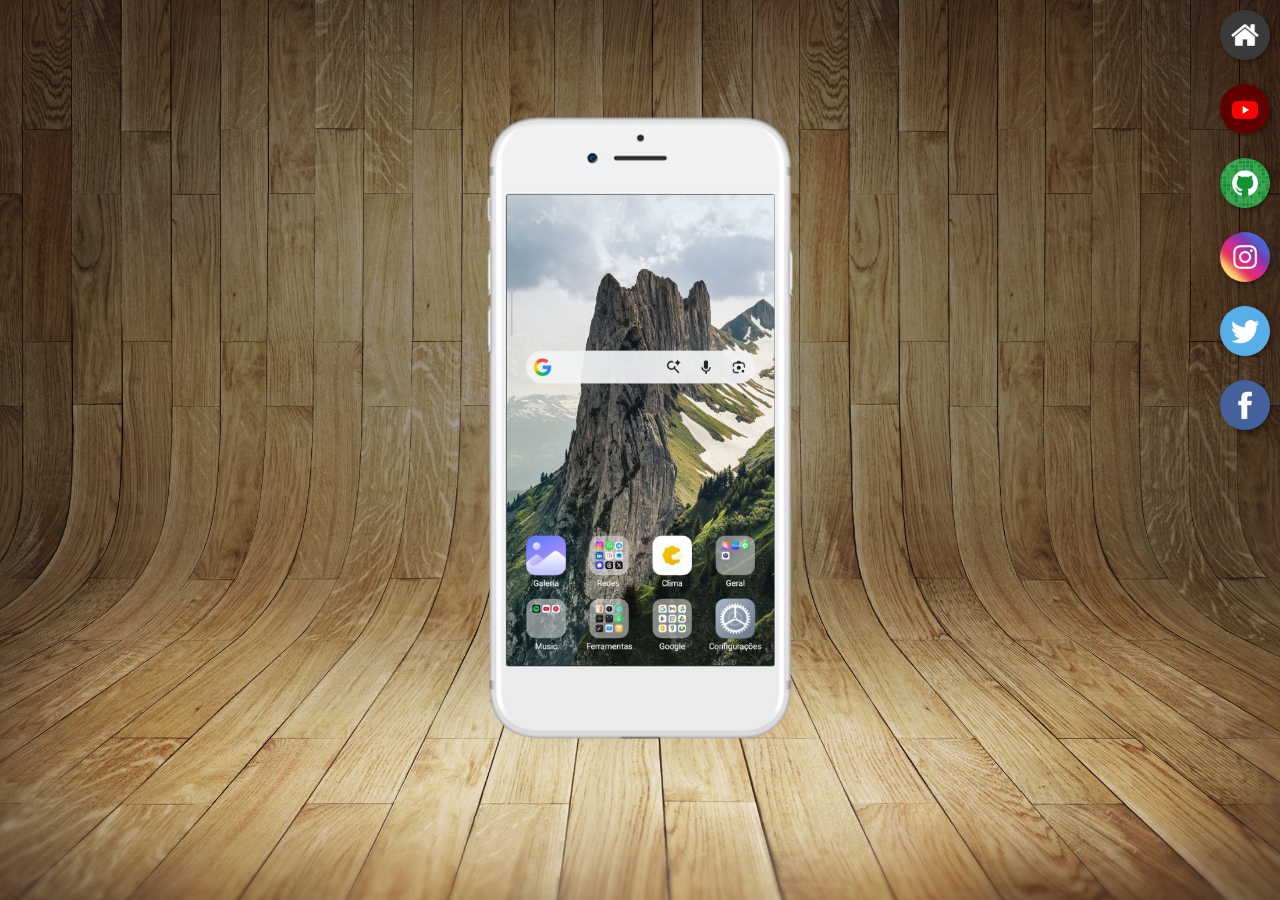
<file: index.html>
<!DOCTYPE html>
<html lang="pt-br">
<head>
    <meta charset="UTF-8">
    <meta name="viewport" content="width=device-width, initial-scale=1.0"> 
    <link rel="shortcut icon" href="social.ico" type="image/x-icon"> 
    <link rel="stylesheet" href="estilo/style.css">
    <title>Projeto Redes Sociais</title>
</head>
<body>
   <main>
    <section id="telefone">
        <iframe src="home.html" name="tela" id="tela" frameborder="0">
            seu navegador não é compatível com isso.
        </iframe>
    </section>
    <section id="redes-sociais">
        <a href="home.html" target="tela"><img src="imagens/logo-home.jpg" alt="Home"></a> <br>
        <a href="youtube.html" target="tela"><img src="imagens/logo-youtube.jpg" alt="YouTube"></a> <br>
        <a href="github.html" target="tela"><img src="imagens/logo-github.jpg" alt="GitHub"></a> <br>
        <a href="instagram.html" target="tela"><img src="imagens/logo-instagram.jpg" alt="Instagram"></a> <br>
        <a href="twitter.html" target="tela"><img src="imagens/logo-twitter.jpg" alt="Twitter"></a> <br>
        <a href="facebook.html" target="tela"><img src="imagens/logo-facebook.jpg" alt="Facebook"></a>
    </section>
   </main>
</body>
</html>
</file>
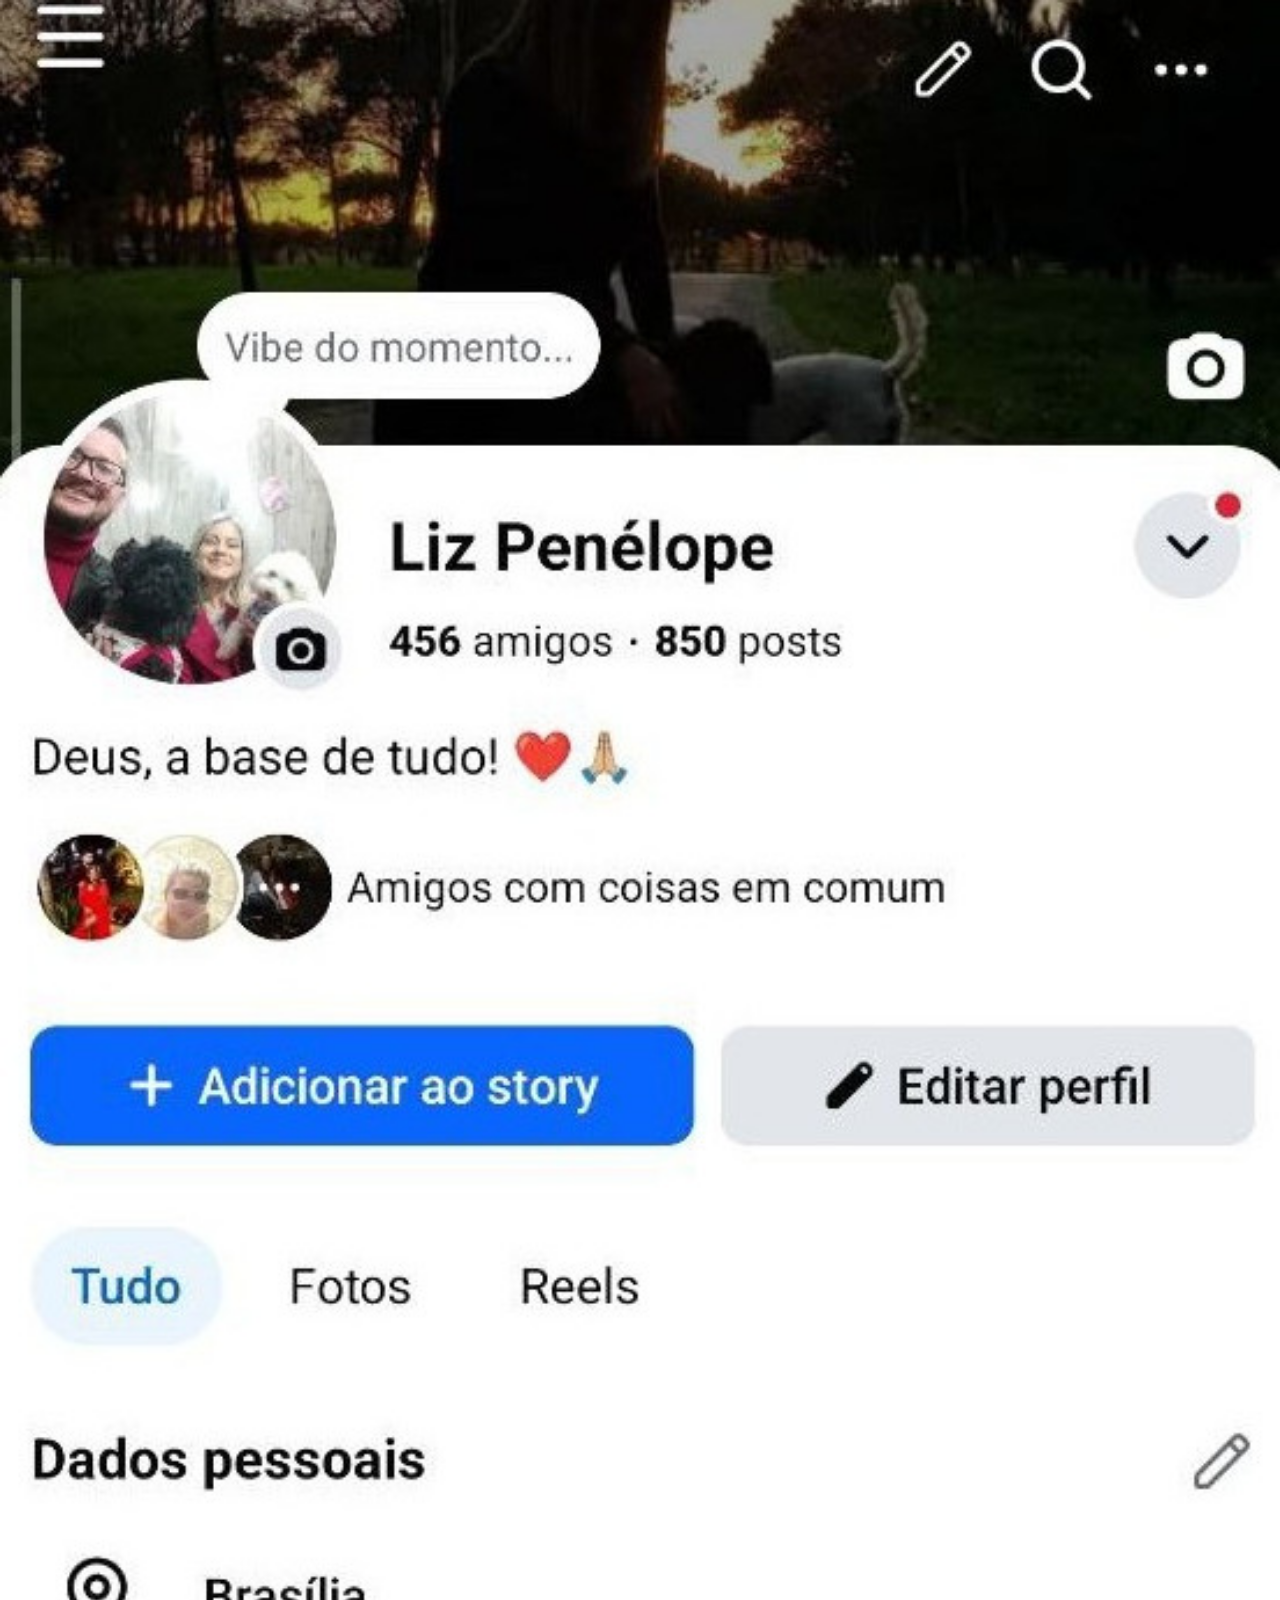
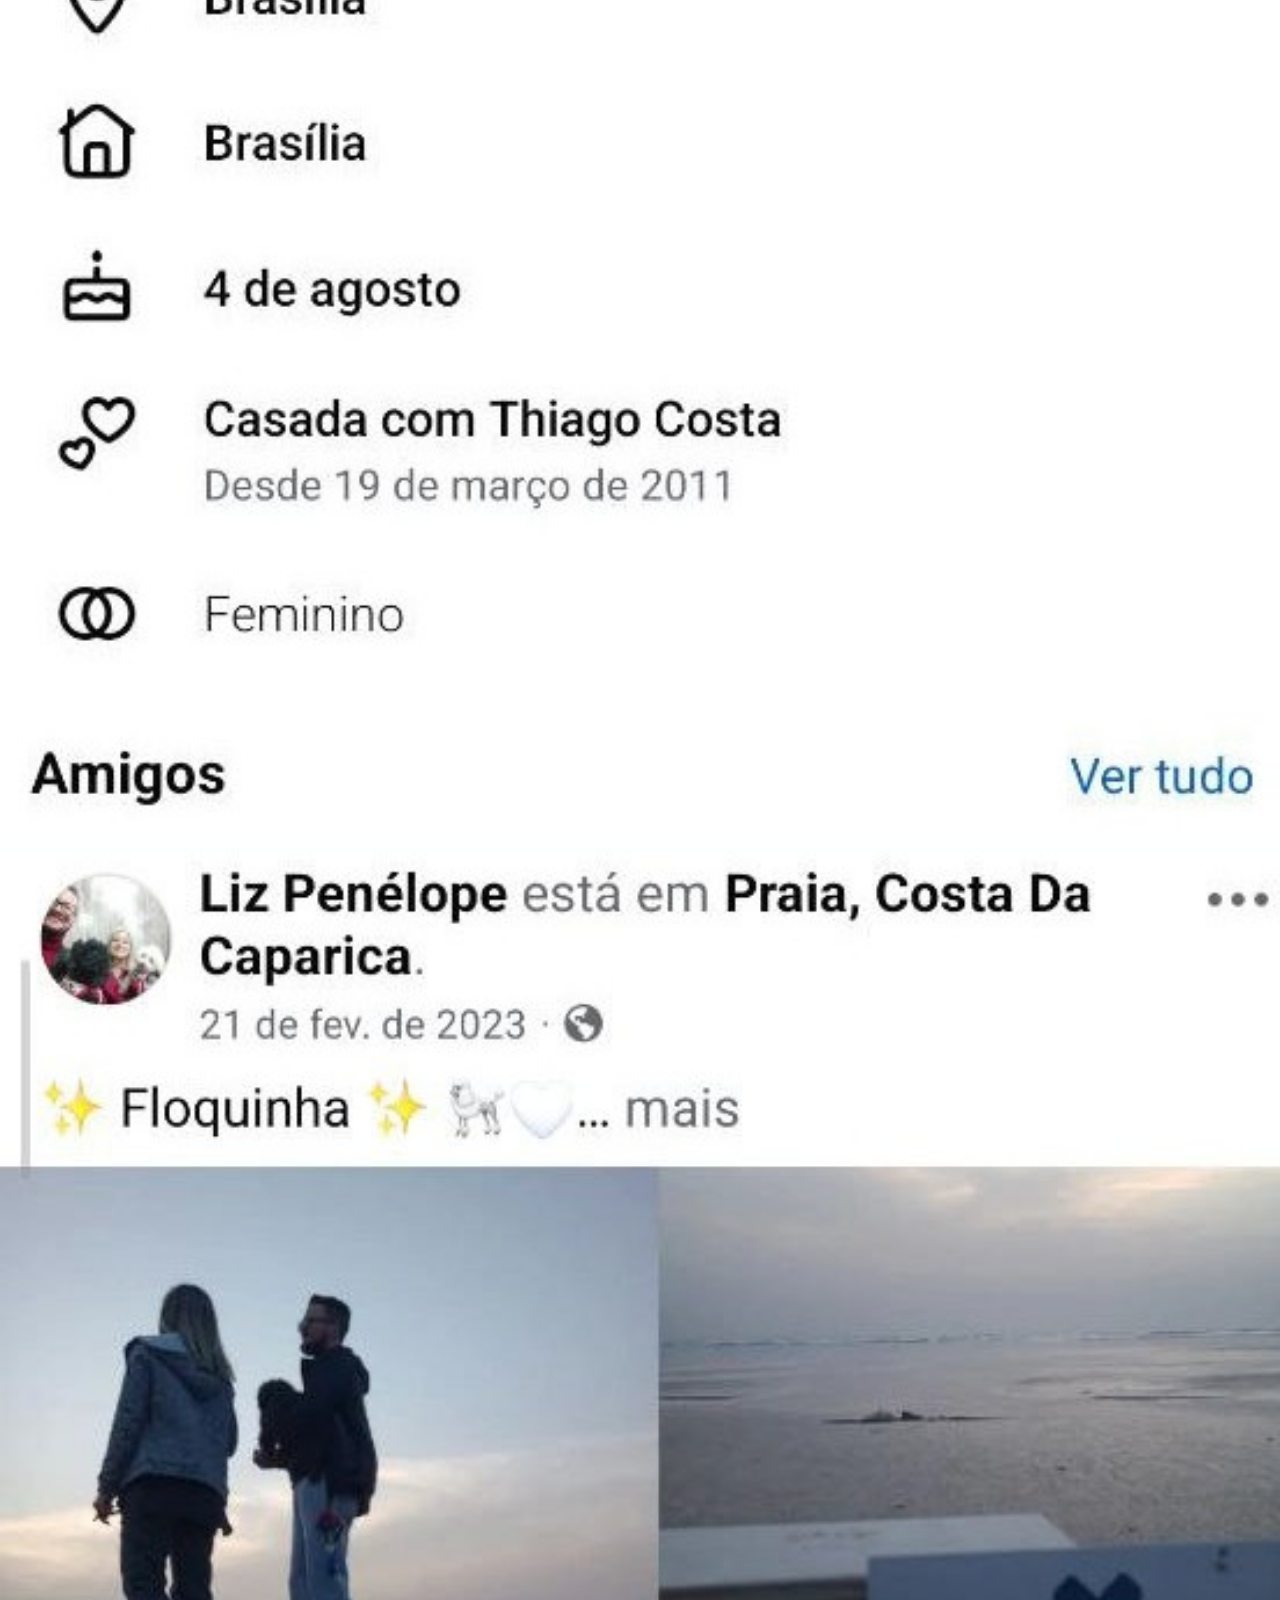
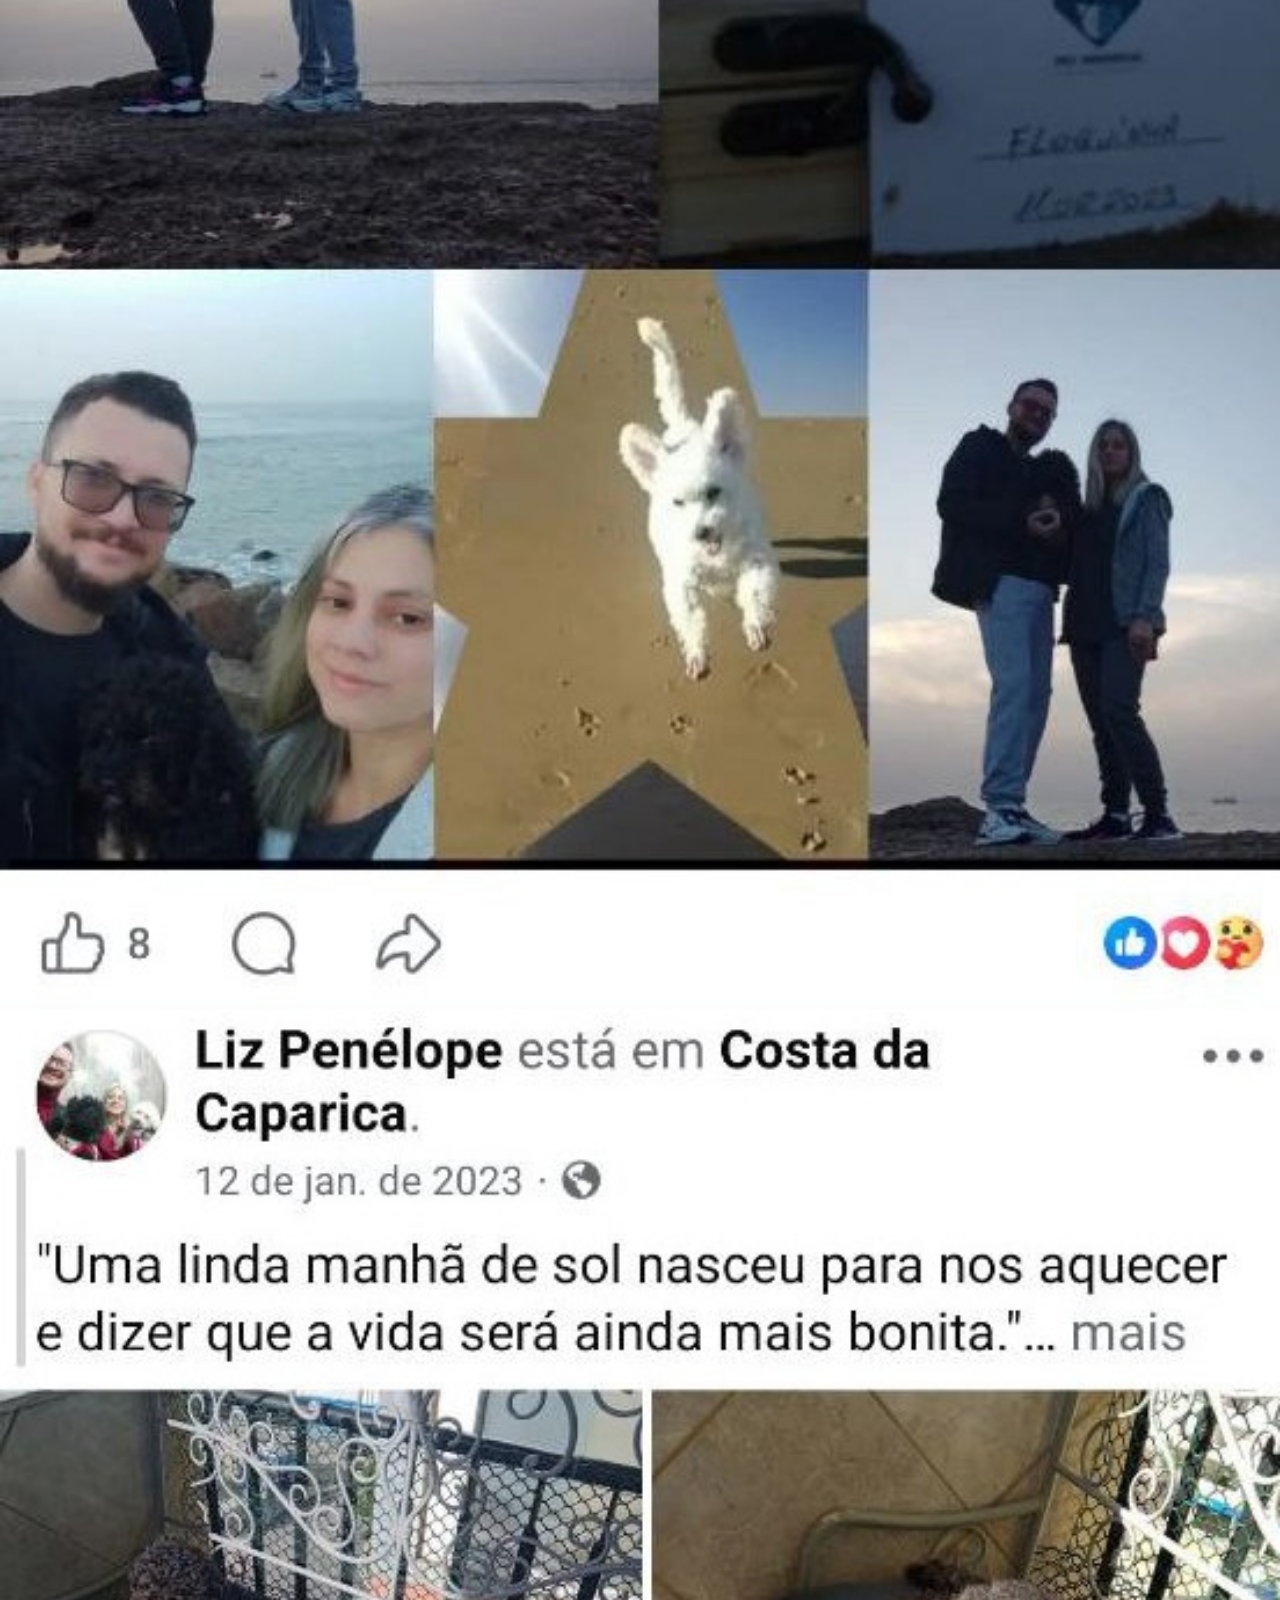
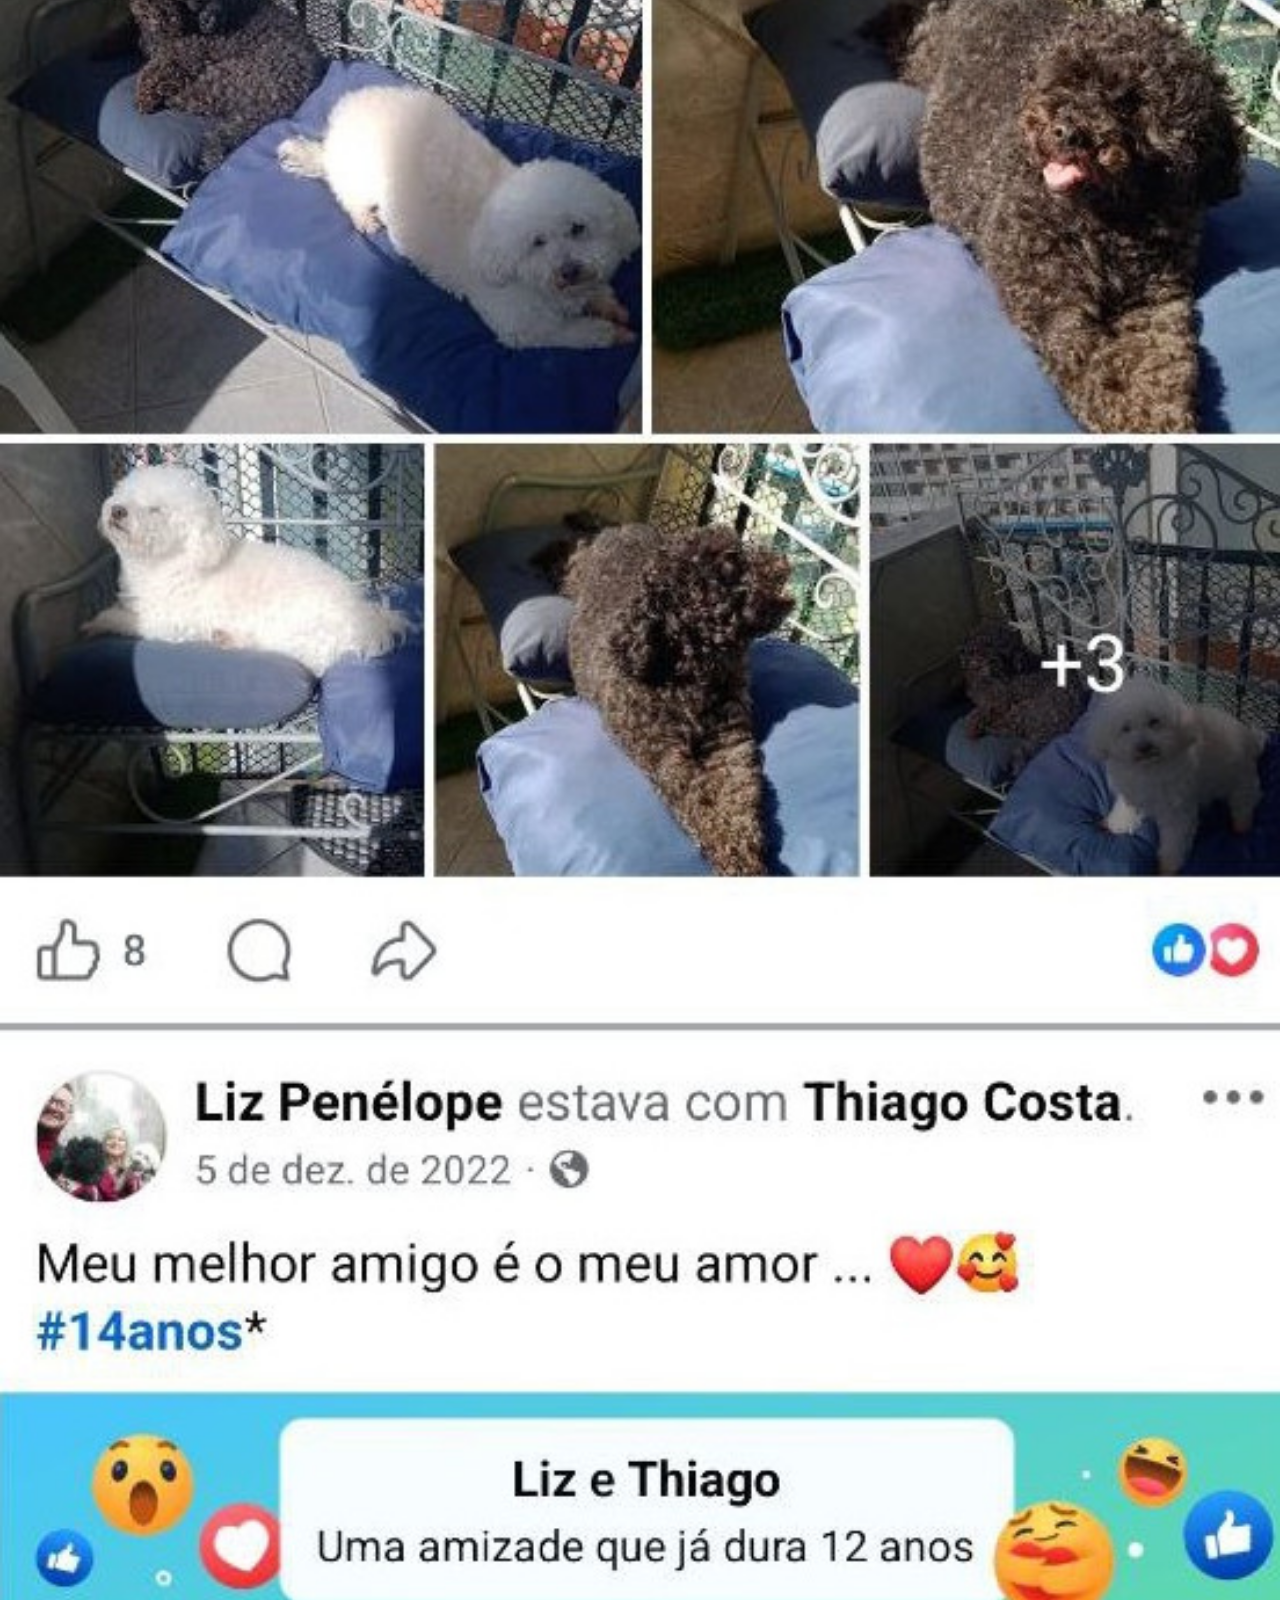
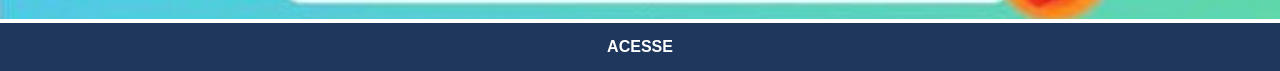
<file: facebook.html>
<!DOCTYPE html>
<html lang="pt-br">
<head>
    <meta charset="UTF-8">
    <meta name="viewport" content="width=device-width, initial-scale=1.0">
    <title>Tela-Facebook</title>
    <link rel="stylesheet" href="estilo/social.css"> 
</head>
<body>
    <img src="imagens/tela-face1.jpg" alt="Facebook">
    <a href="https://www.facebook.com/lizzpenelope/" target="_blank">ACESSE</a>    
</body>
</html>
</file>
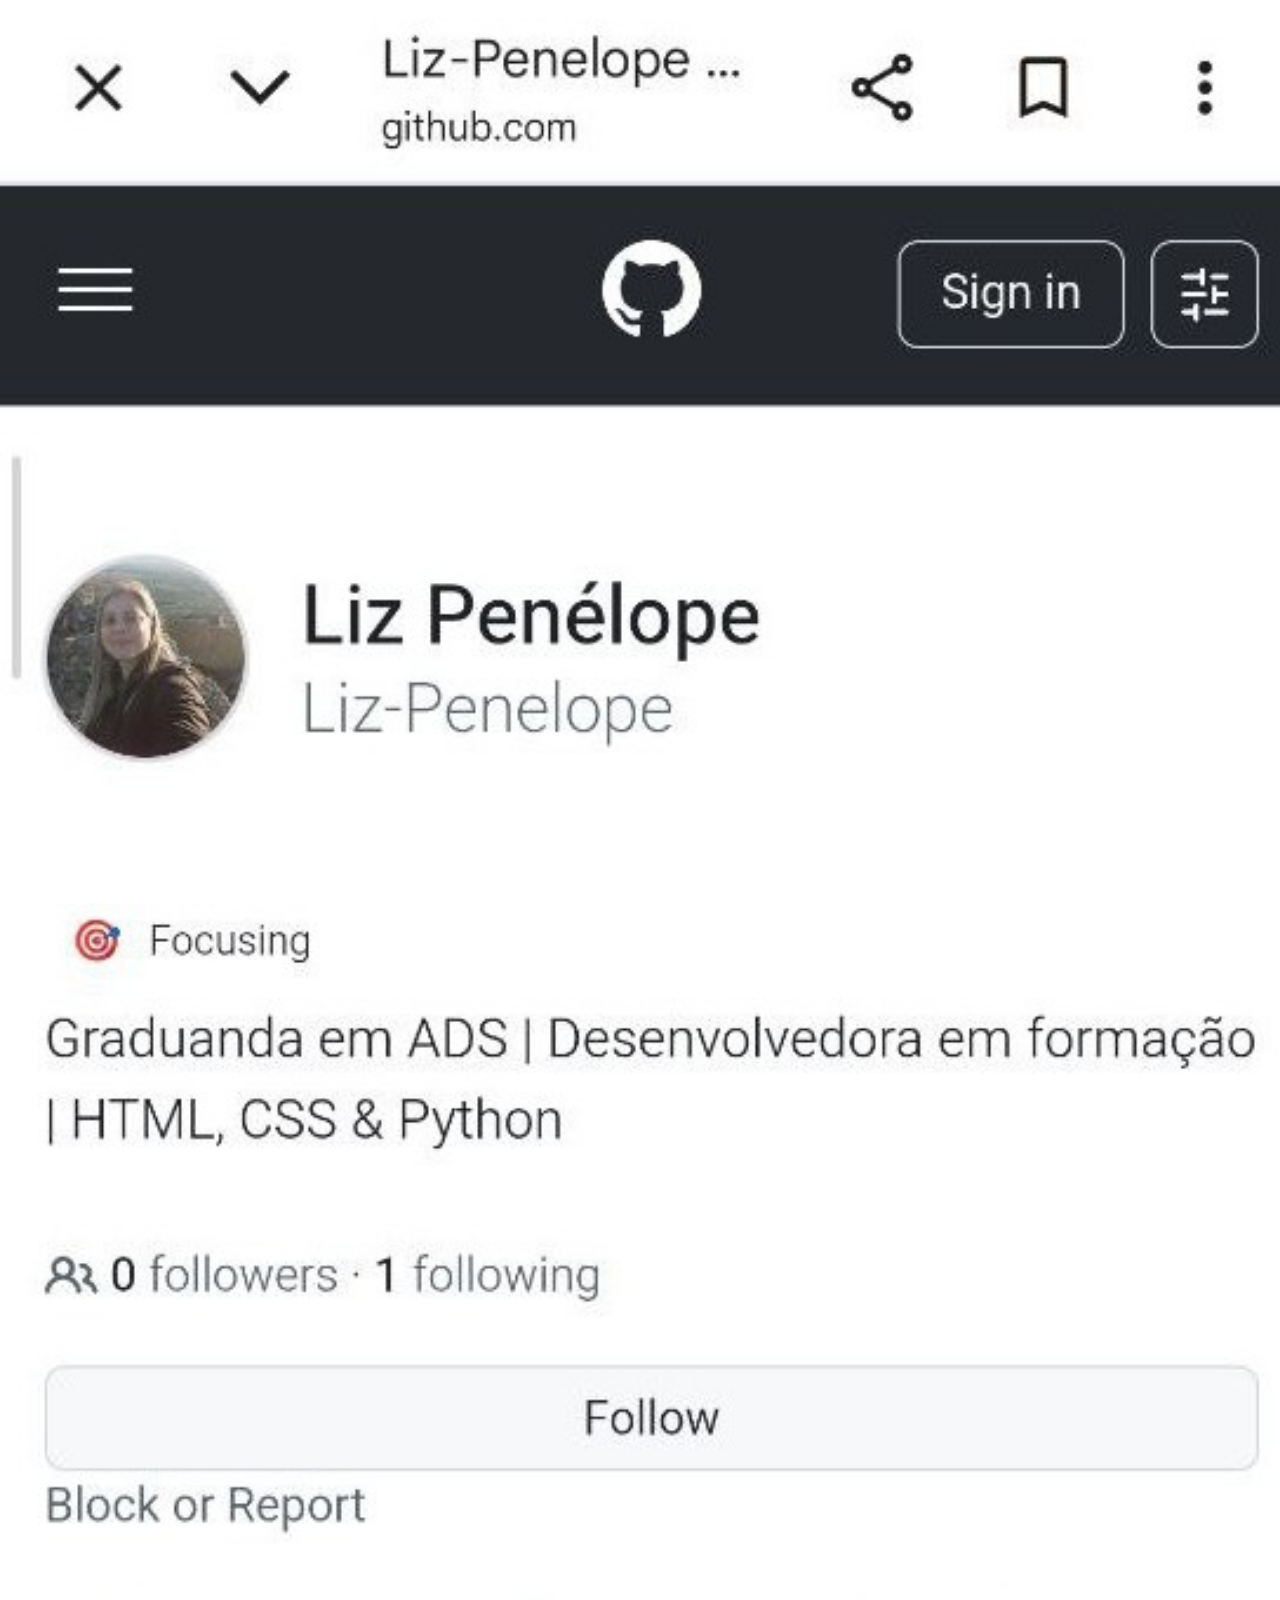
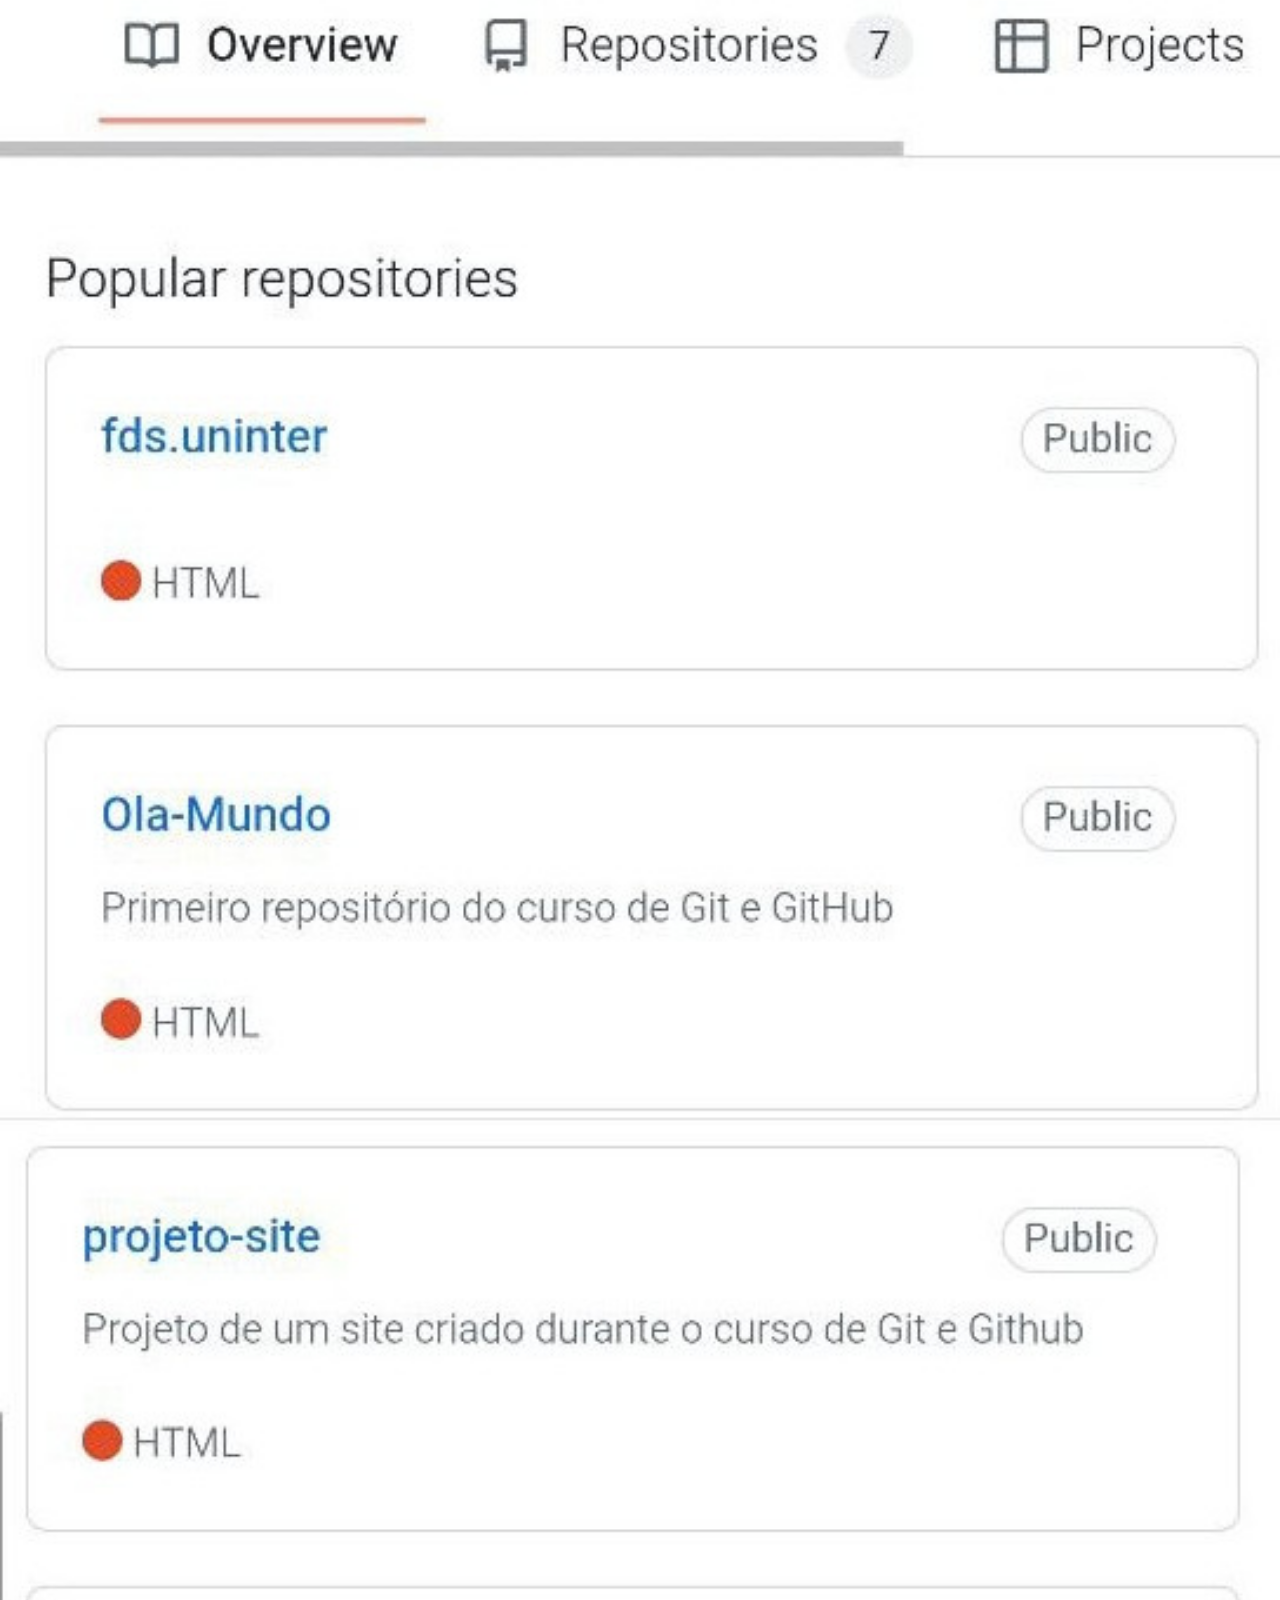
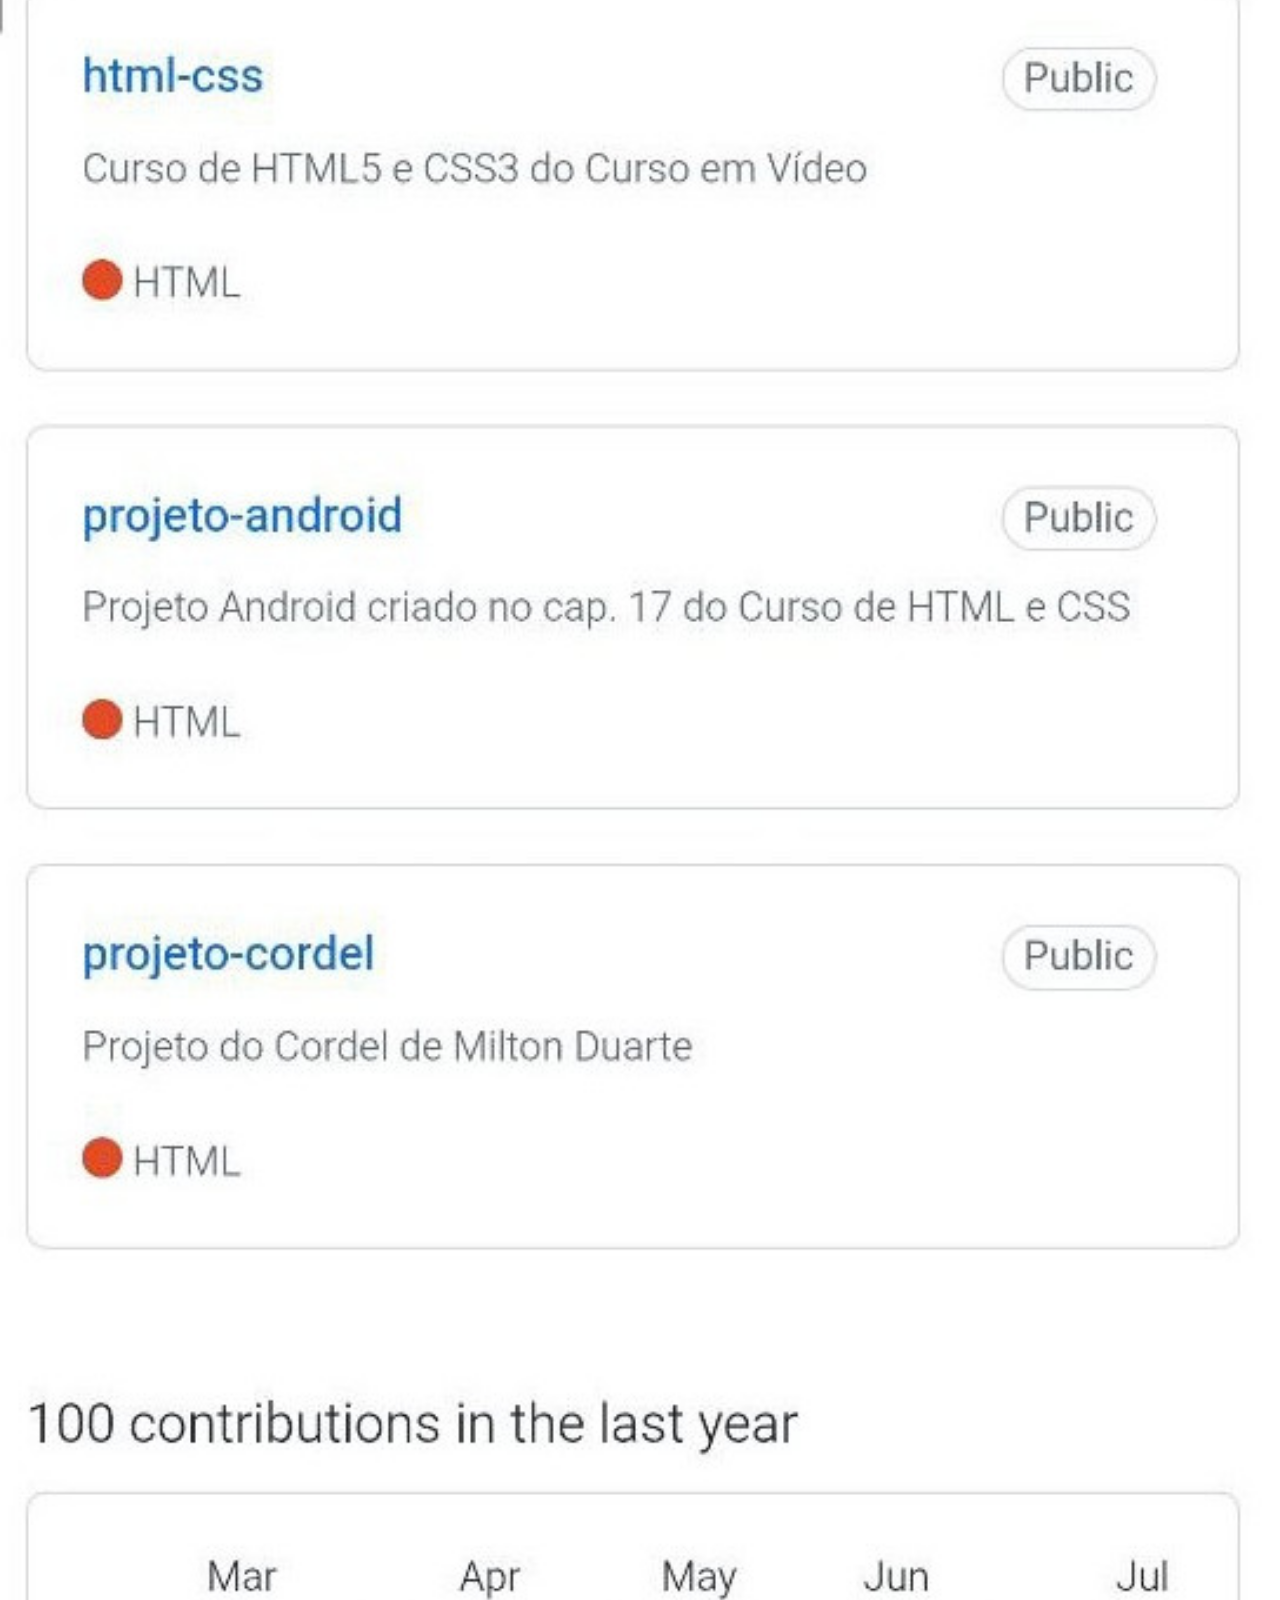
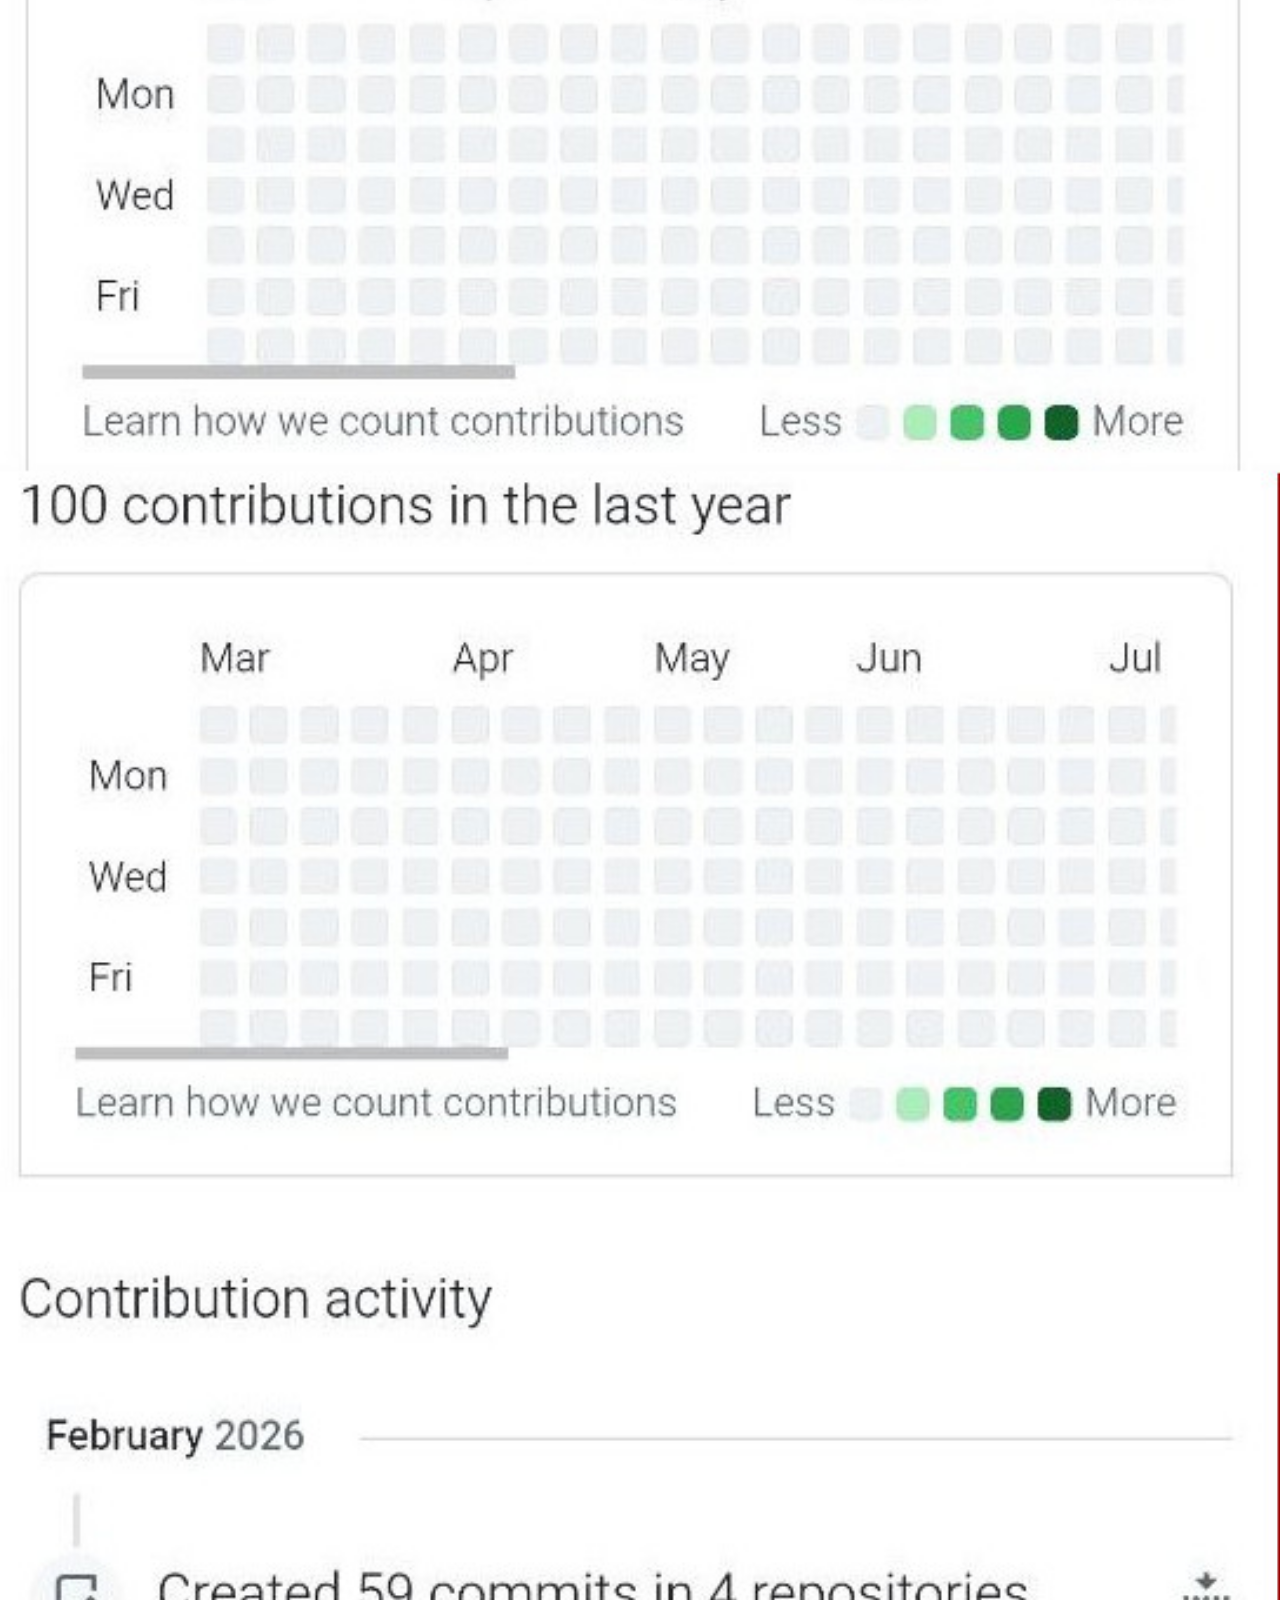
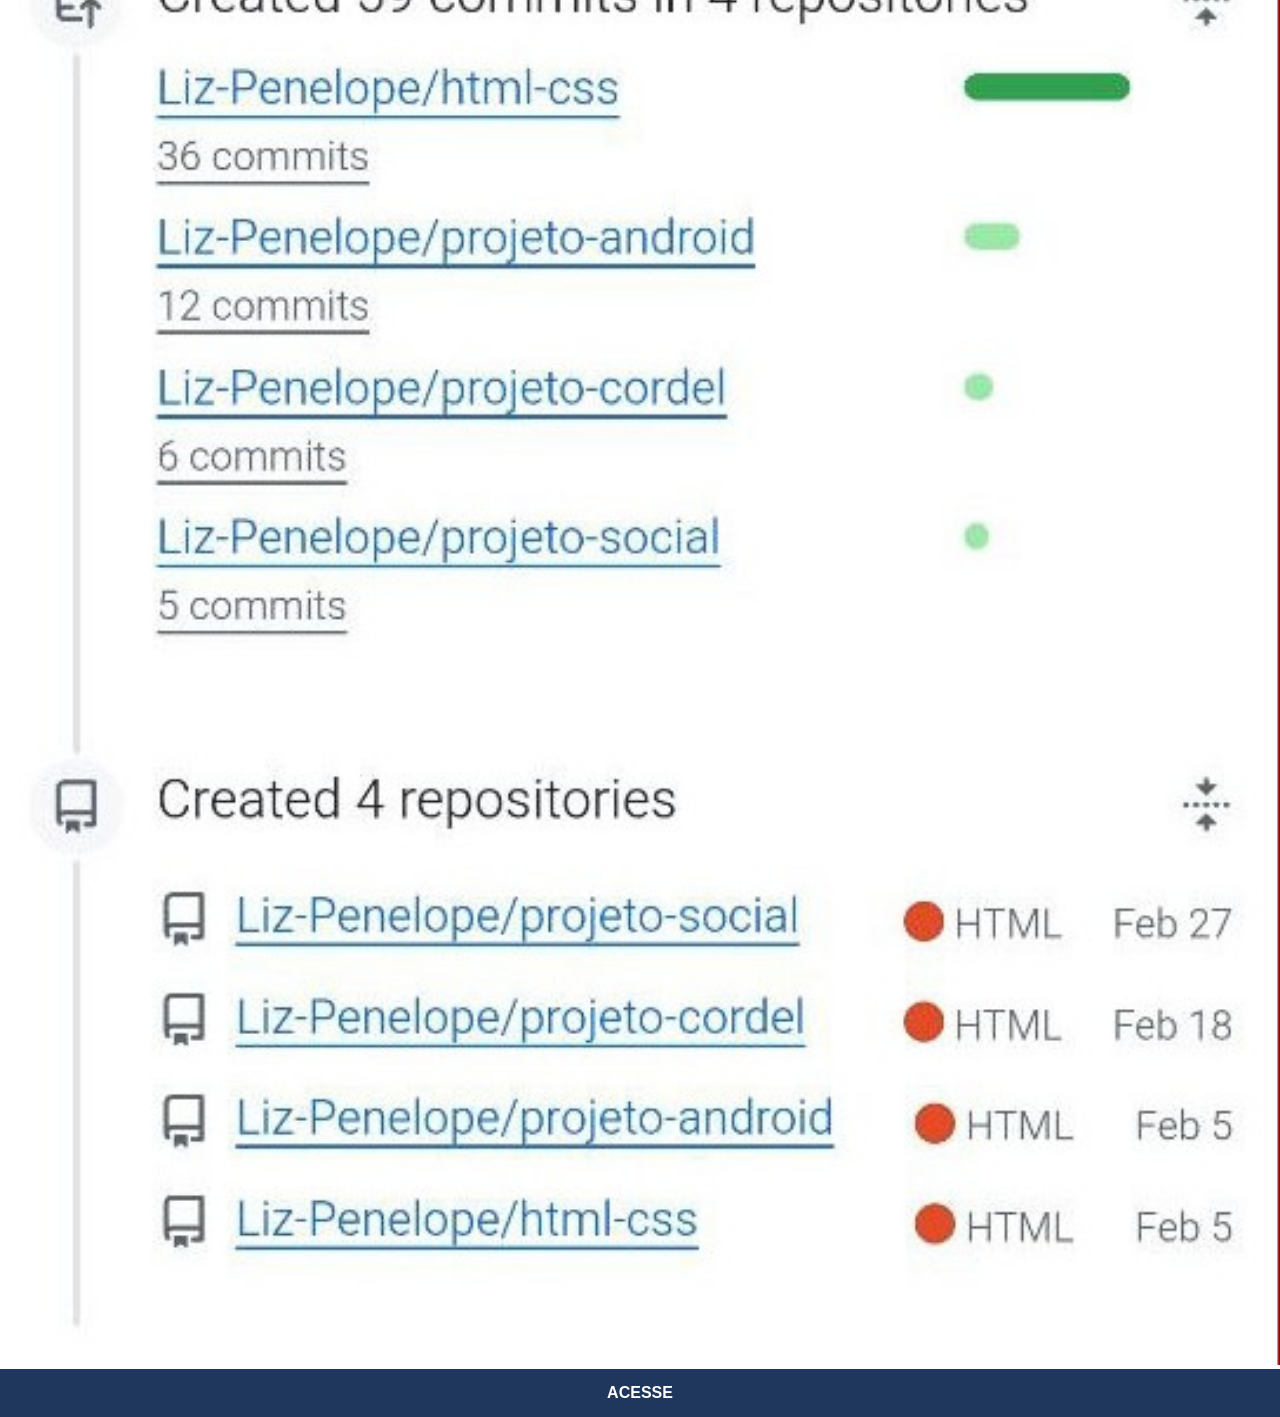
<file: github.html>
<!DOCTYPE html>
<html lang="pt-br">
<head>
    <meta charset="UTF-8">
    <meta name="viewport" content="width=device-width, initial-scale=1.0">
    <title>Tela-GitHub</title>
    <link rel="stylesheet" href="estilo/social.css"> 
</head>
<body>
    <img src="imagens/tela-git1.jpg" alt="GitHub">
    <a href="https://github.com/Liz-Penelope" target="_blank">ACESSE</a>
</body>
</html>
</file>
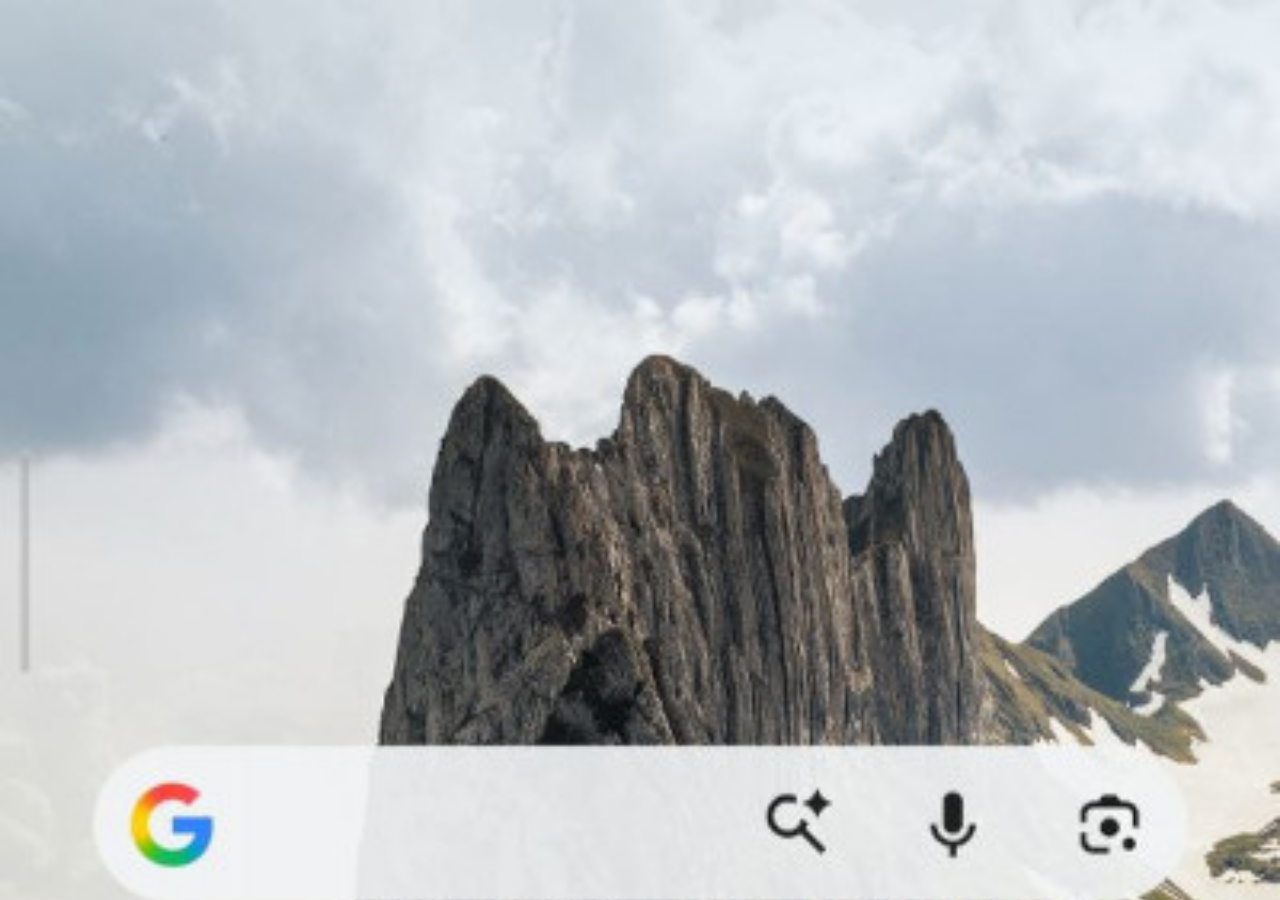
<file: home.html>
<!DOCTYPE html>
<html lang="pt-br">
<head>
    <meta charset="UTF-8">
    <meta name="viewport" content="width=device-width, initial-scale=1.0">
    <title>Home</title>
    <style>
        * {
            margin: 0px;
            padding: 0px;
        }
        body {
            width: 100vw;
            height: 100vh;
            background: black url('imagens/tela-home1.jpg') no-repeat top center;
            background-size: cover;
        }
    </style>
</head>
<body>
    
</body>
</html>
</file>
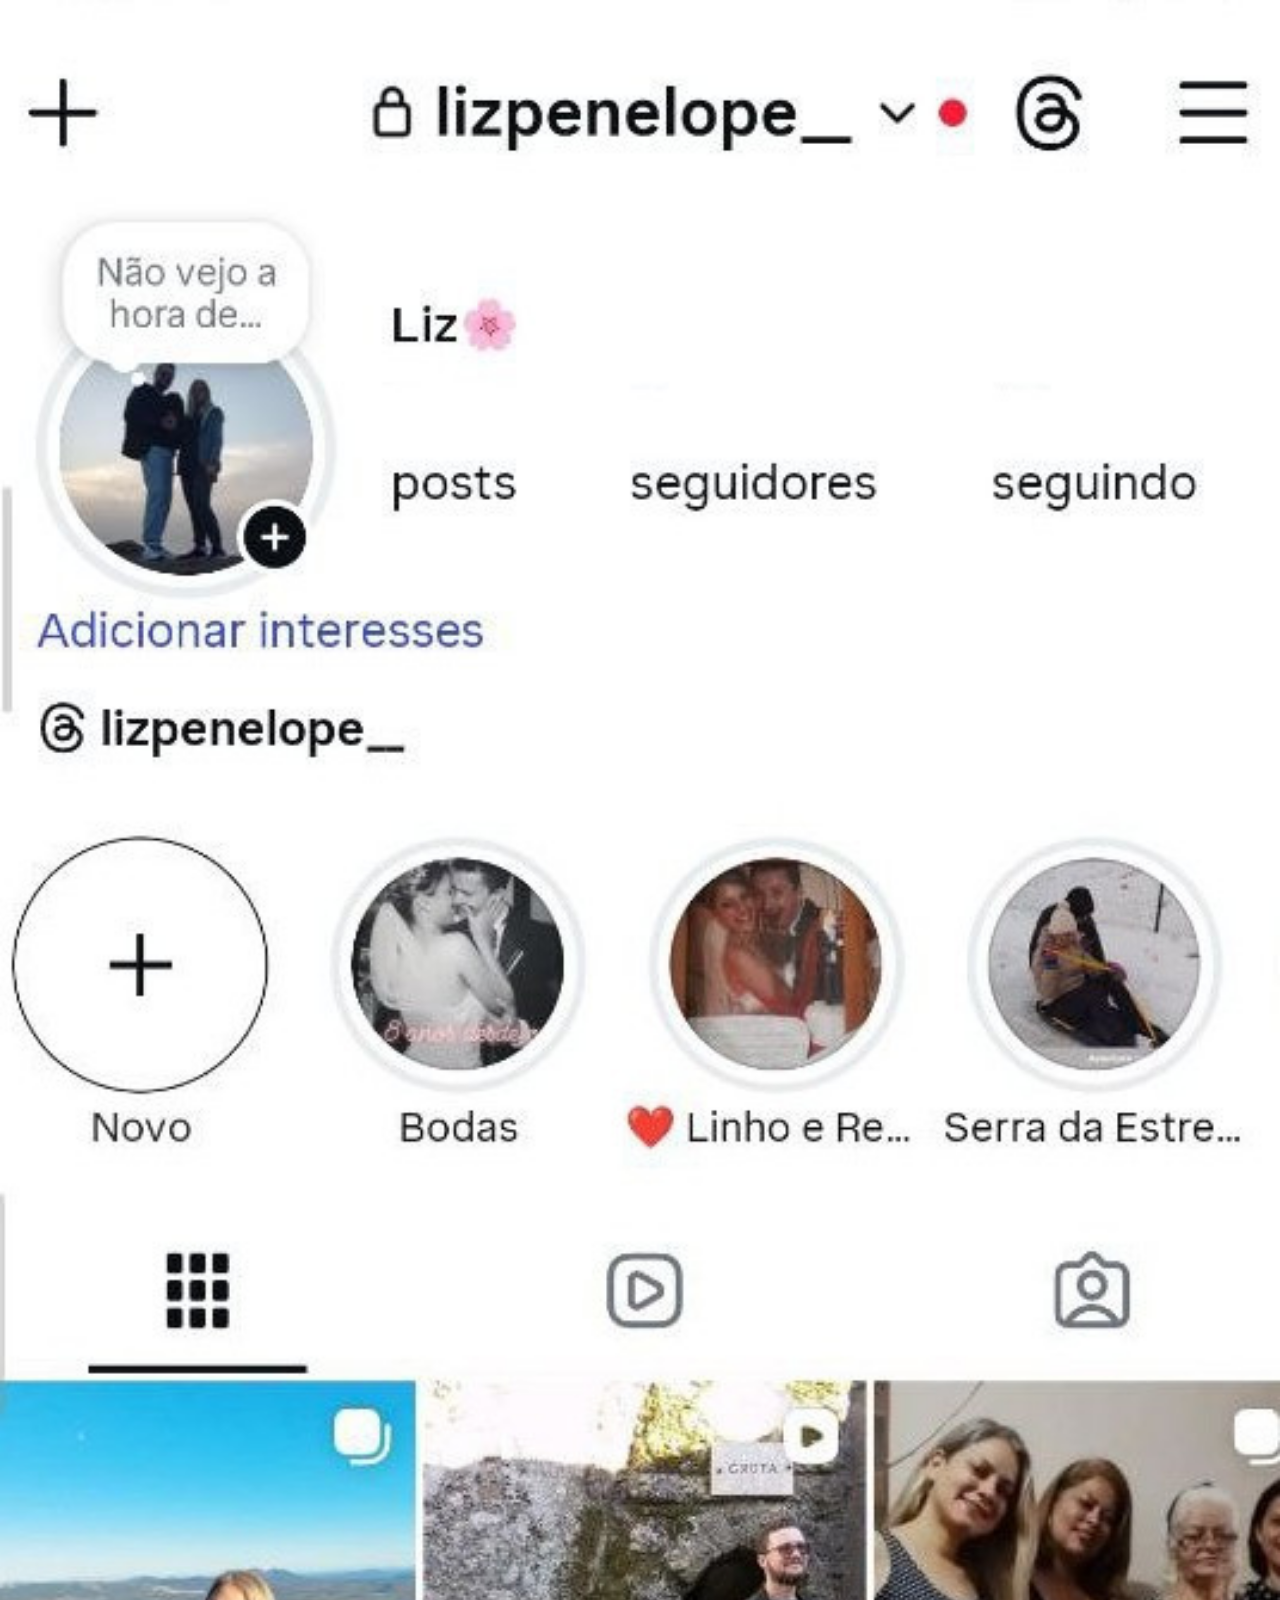
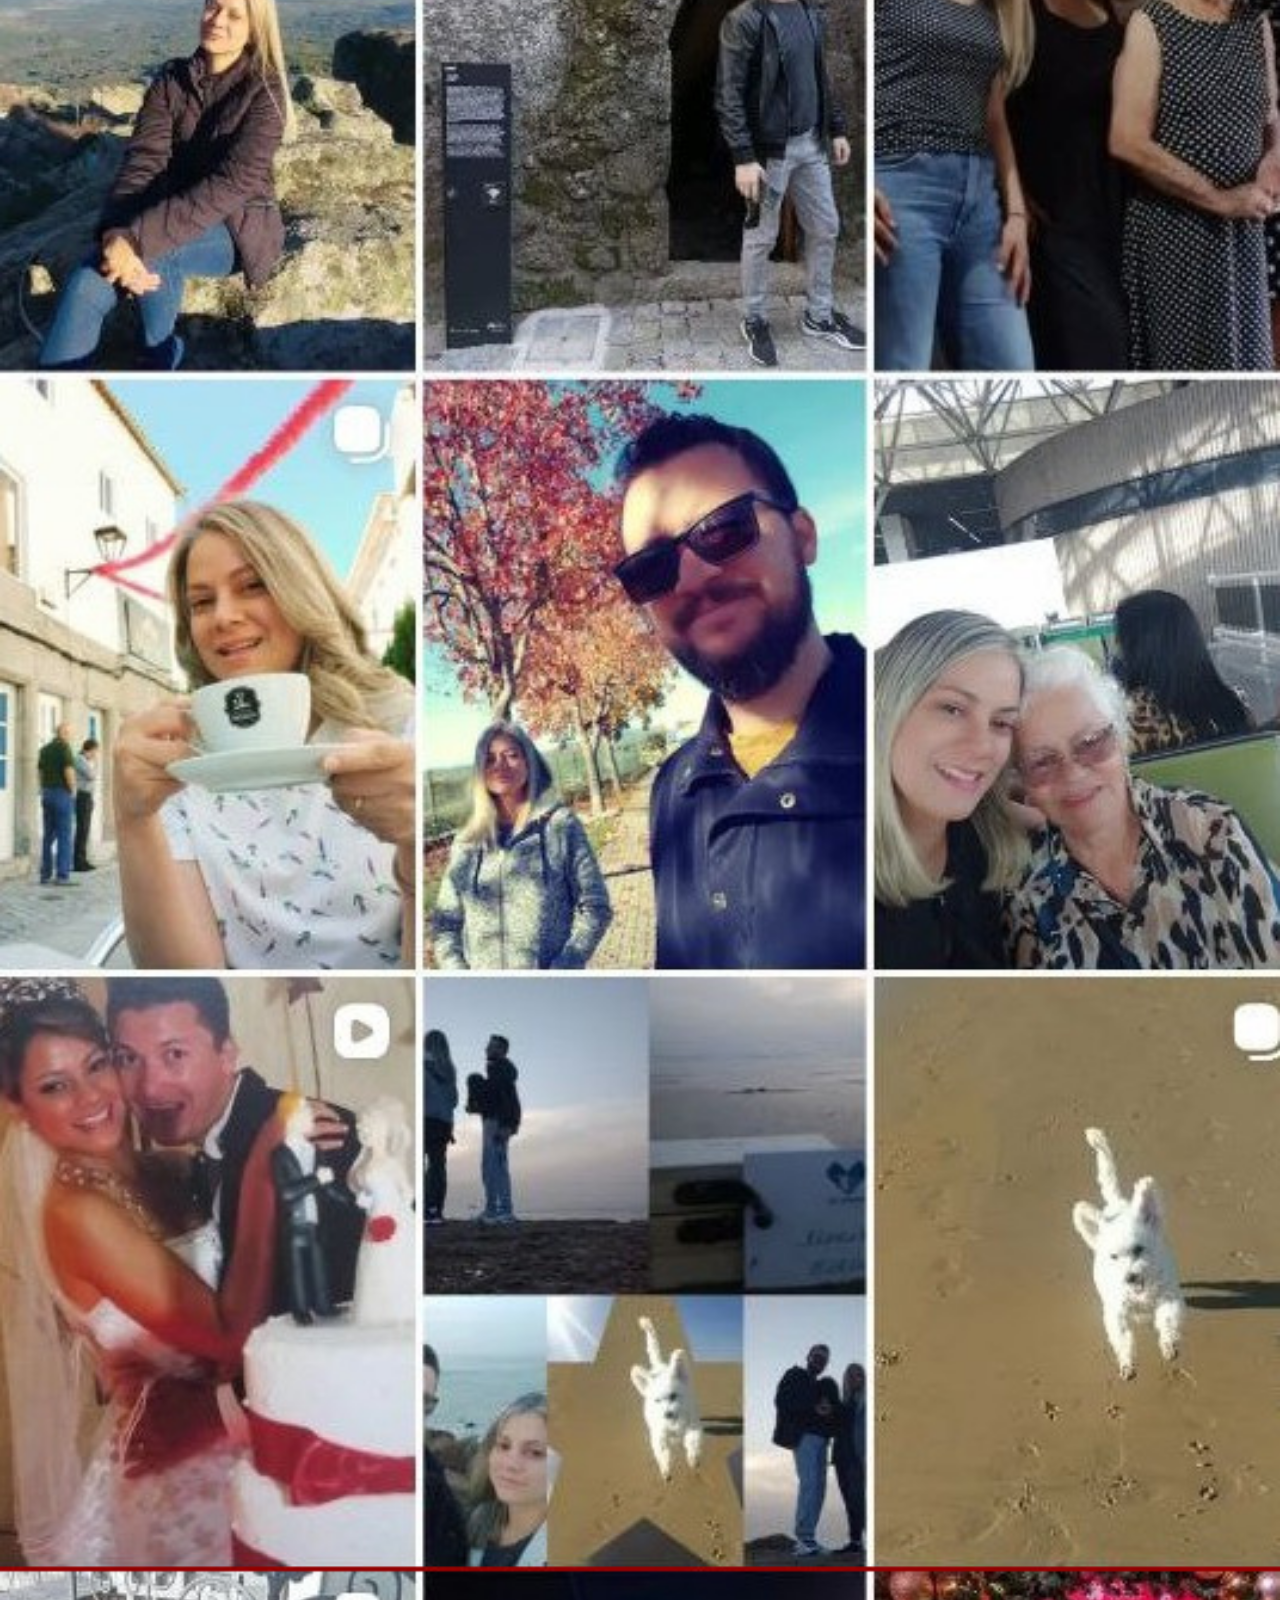
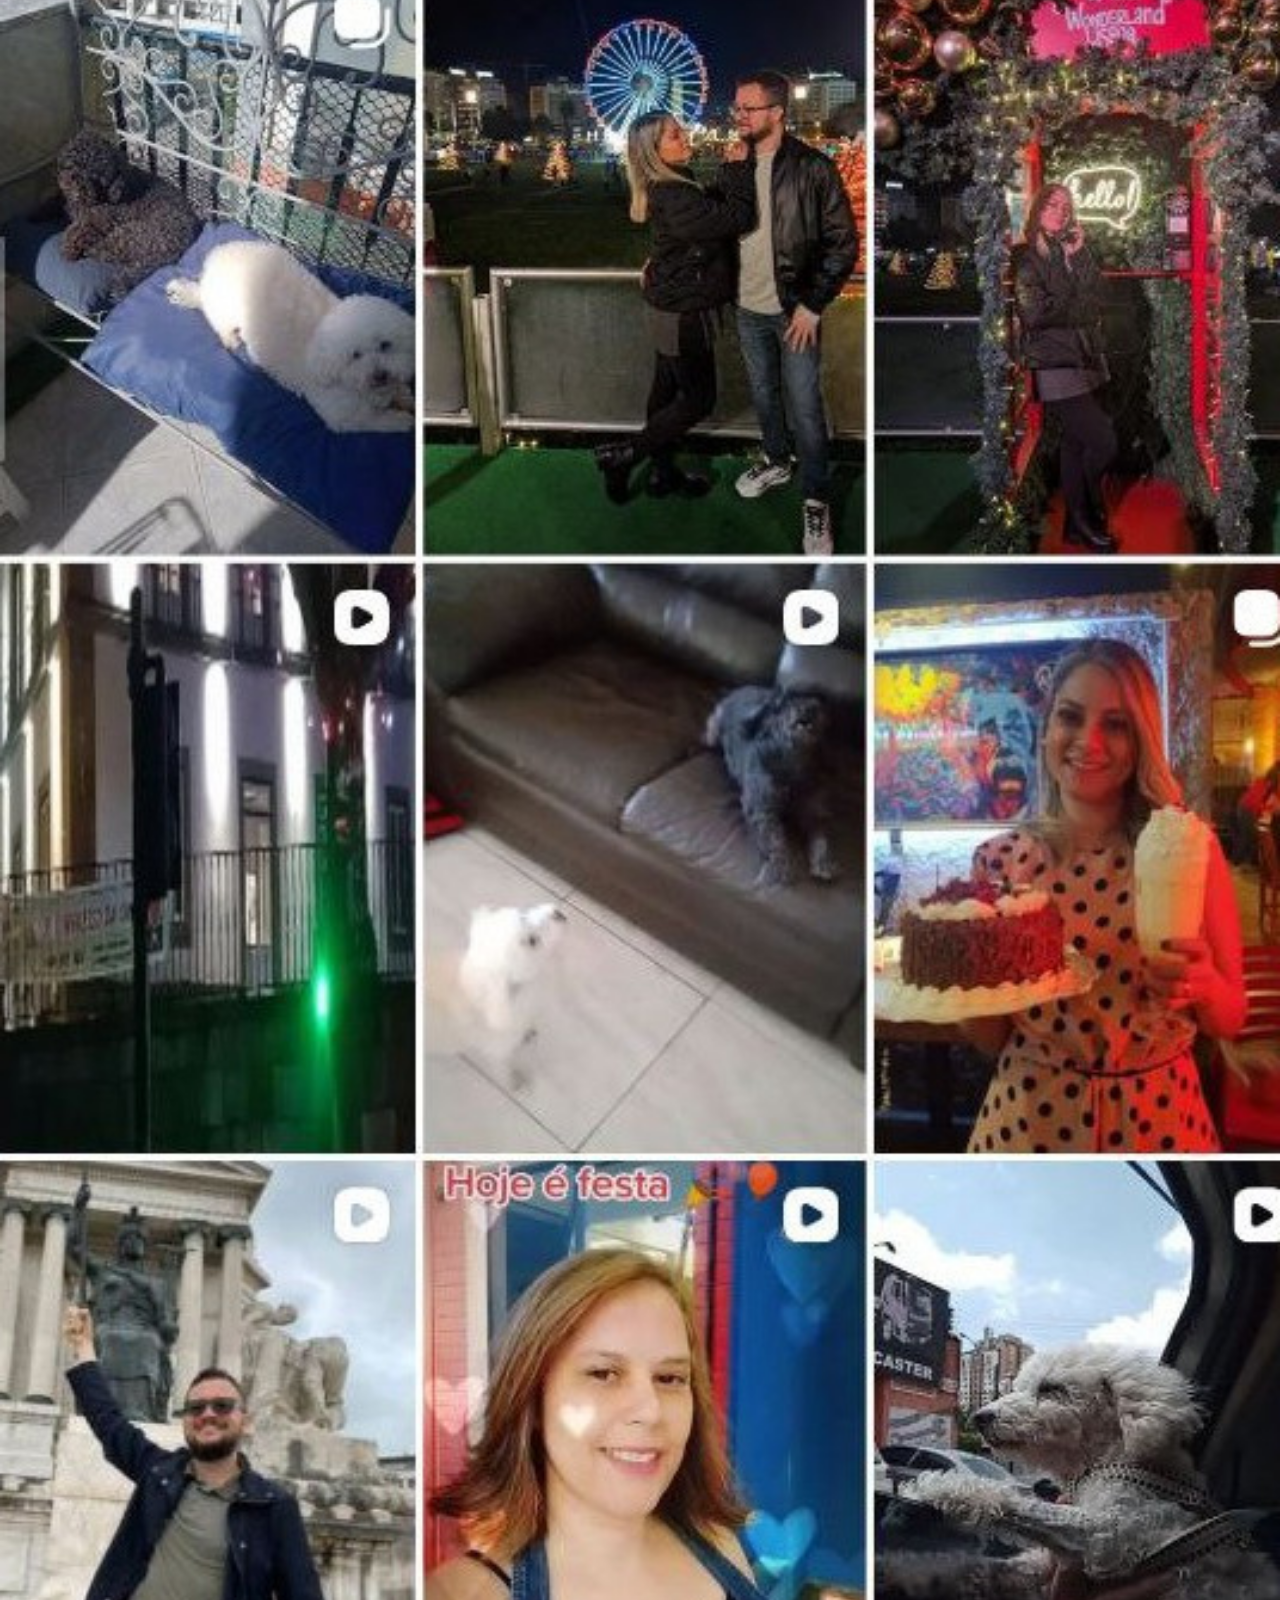
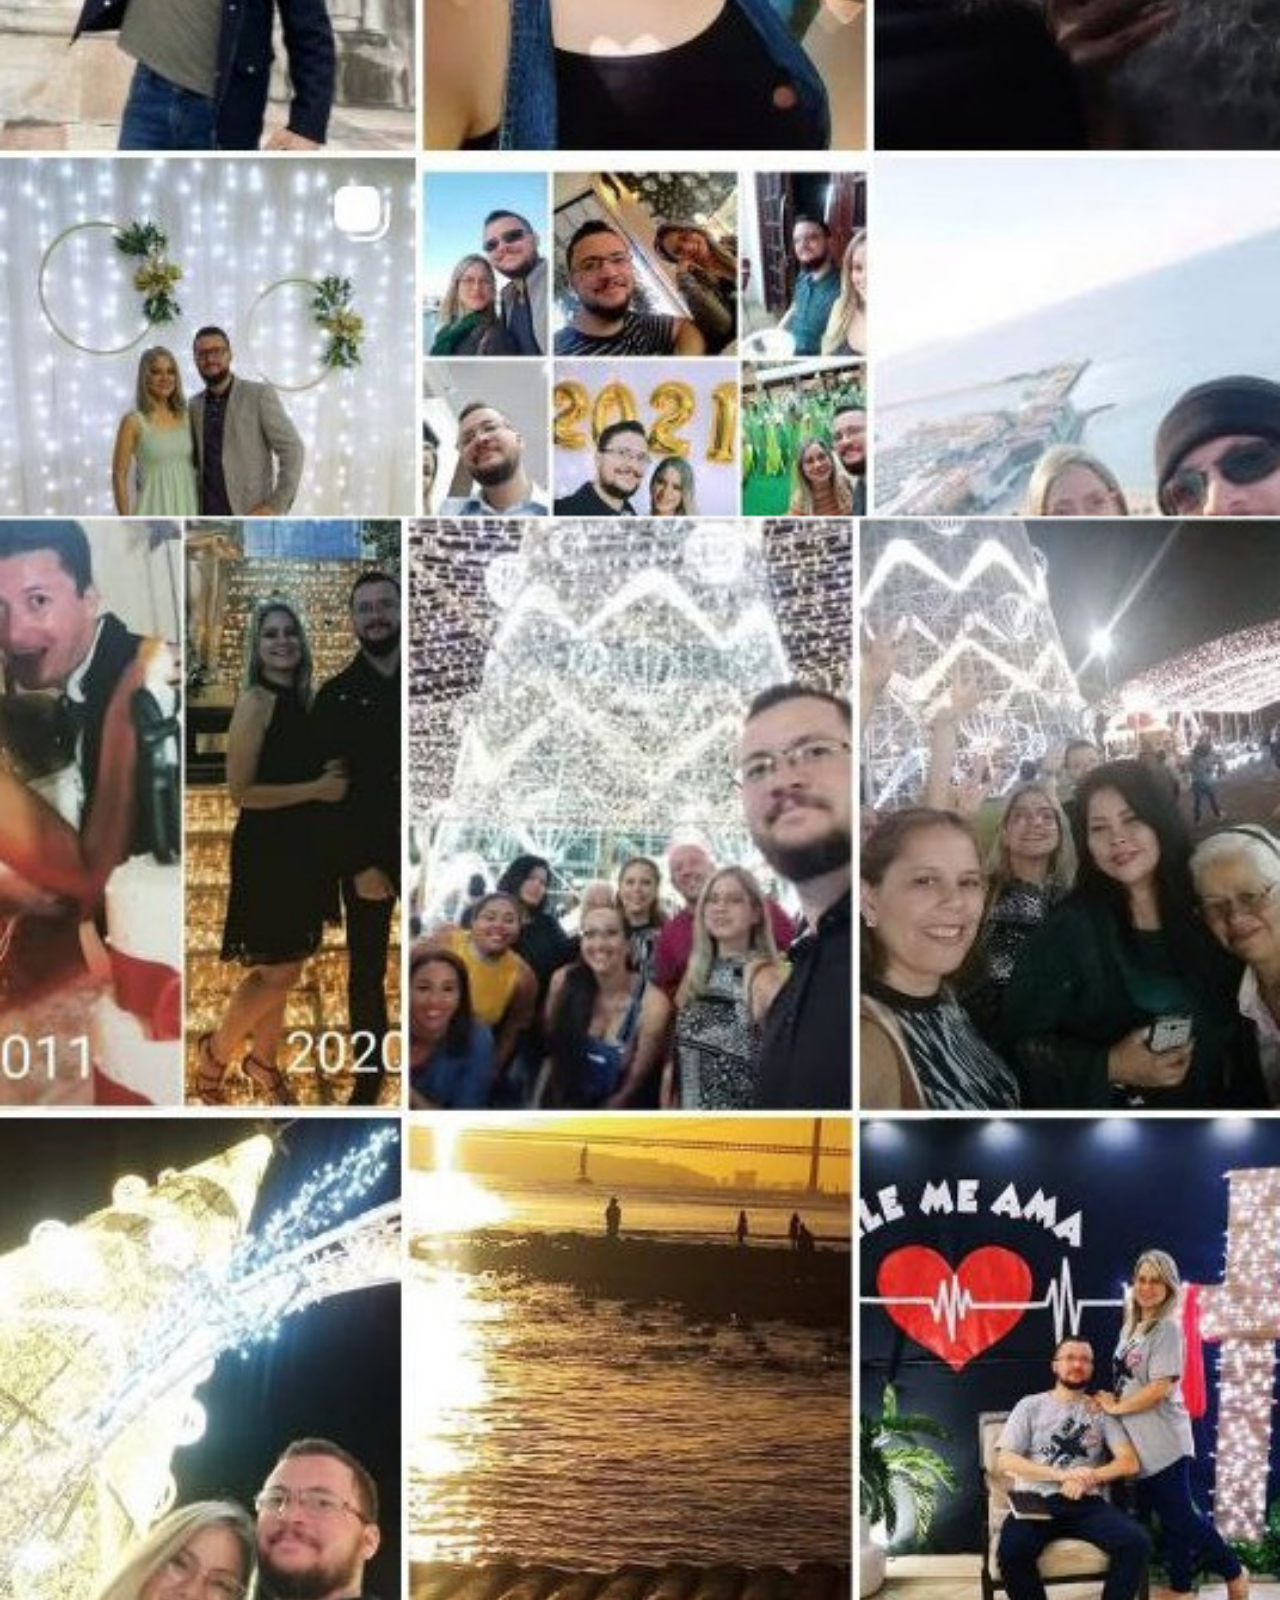
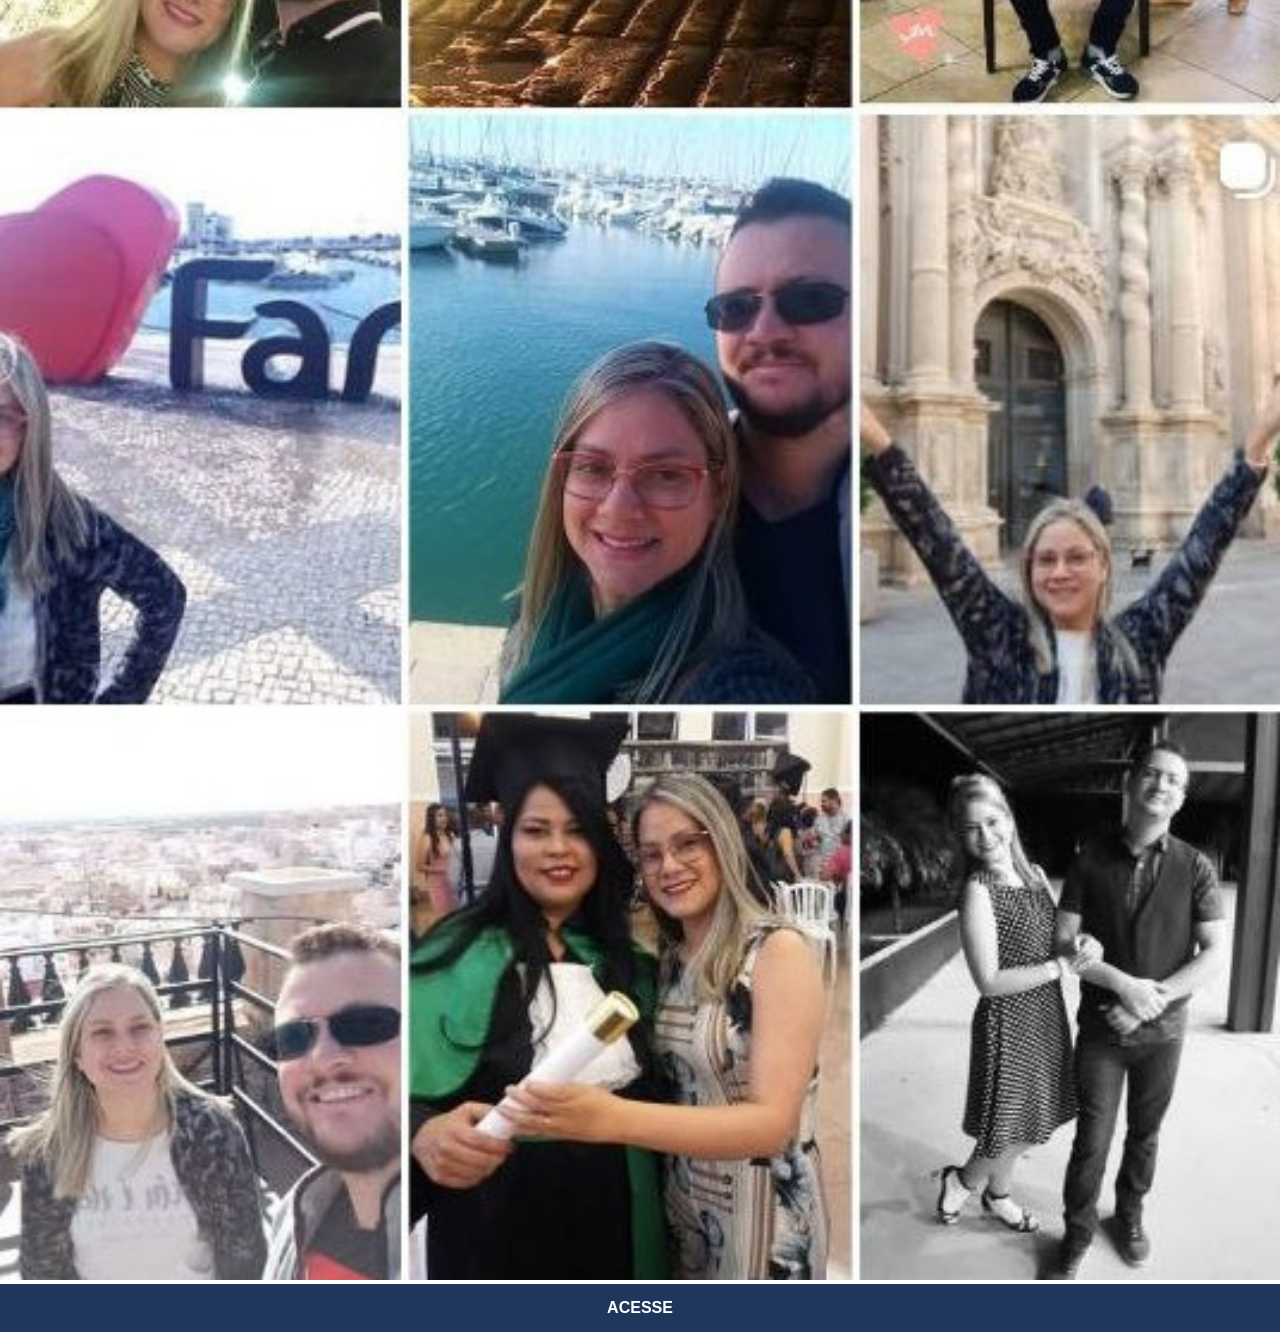
<file: instagram.html>
<!DOCTYPE html>
<html lang="pt-br">
<head>
    <meta charset="UTF-8">
    <meta name="viewport" content="width=device-width, initial-scale=1.0">
    <title>Tela-Instagram</title>
    <link rel="stylesheet" href="estilo/social.css"> 
</head>
<body>
    <img src="imagens/tela-instagram1.jpg" alt="Instagram">
    <a href="https://www.instagram.com/lizpenelope__" target="_blank">ACESSE</a> 
</body>
</html>
</file>
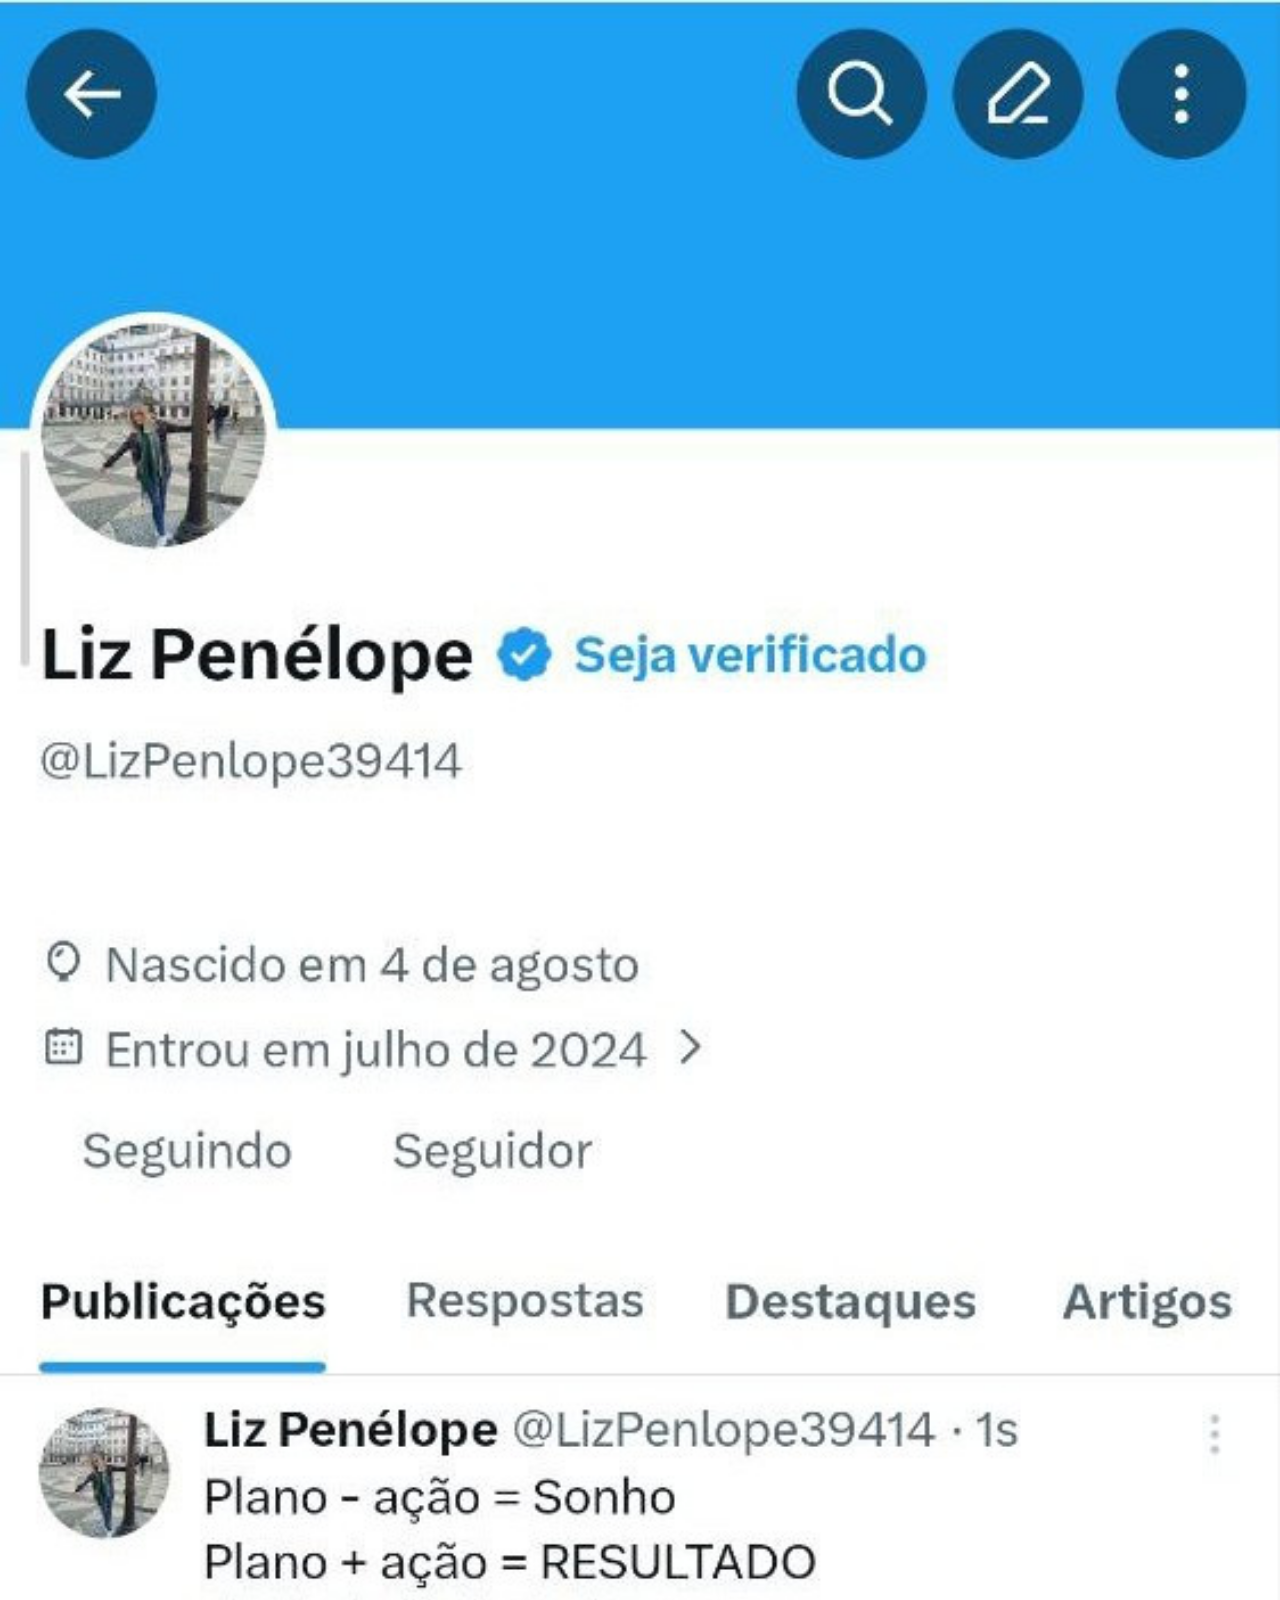
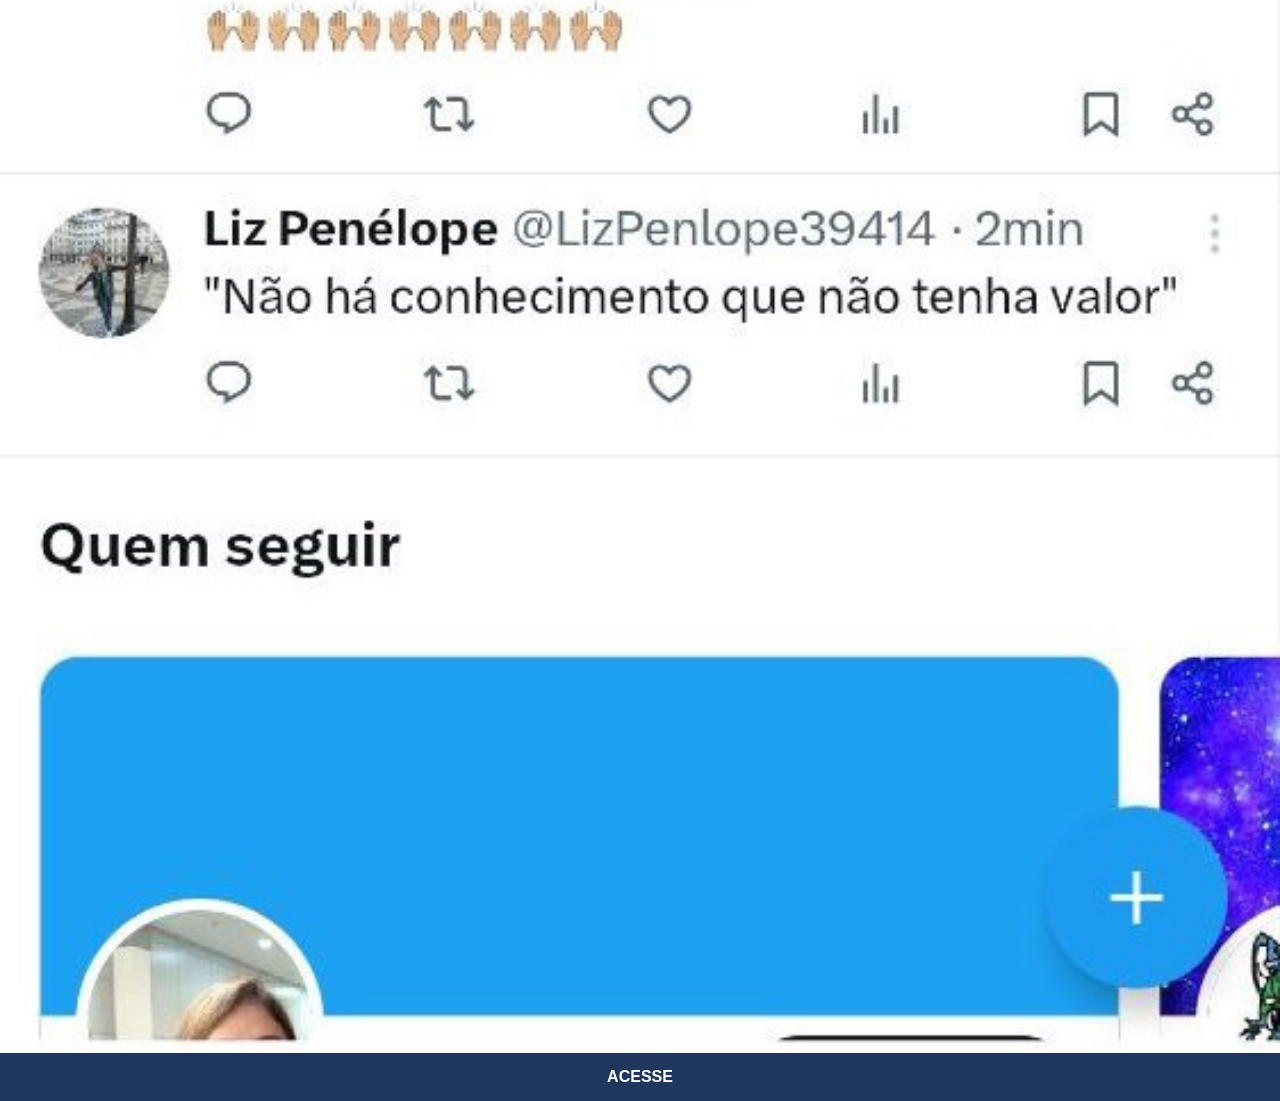
<file: twitter.html>
<!DOCTYPE html>
<html lang="pt-br">
<head>
    <meta charset="UTF-8">
    <meta name="viewport" content="width=device-width, initial-scale=1.0">
    <title>Tela-Twitter</title>
    <link rel="stylesheet" href="estilo/social.css"> 
</head>
<body>
    <img src="imagens/tela-twitter1.jpg" alt="Twitter">
    <a href="https://x.com/LizPenlope39414/" target="_blank">ACESSE</a>
</body>
</html>
</file>
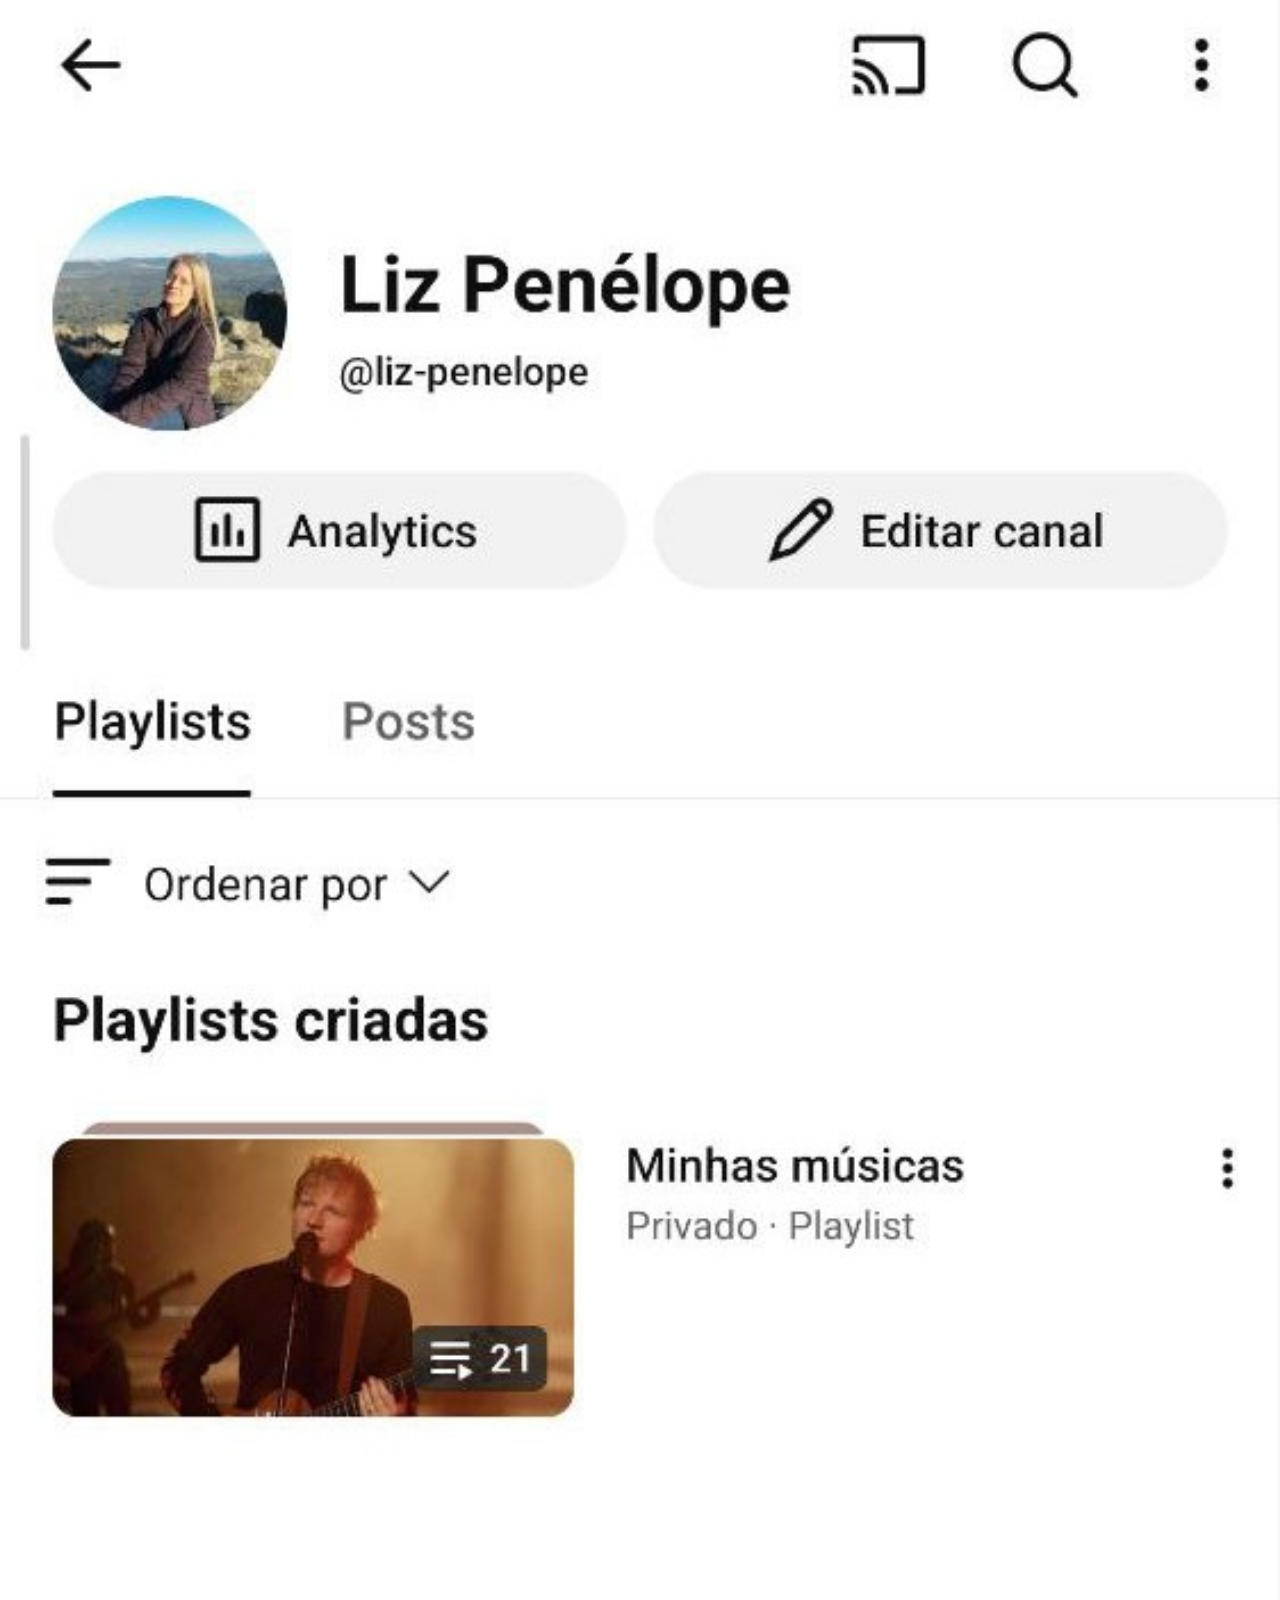
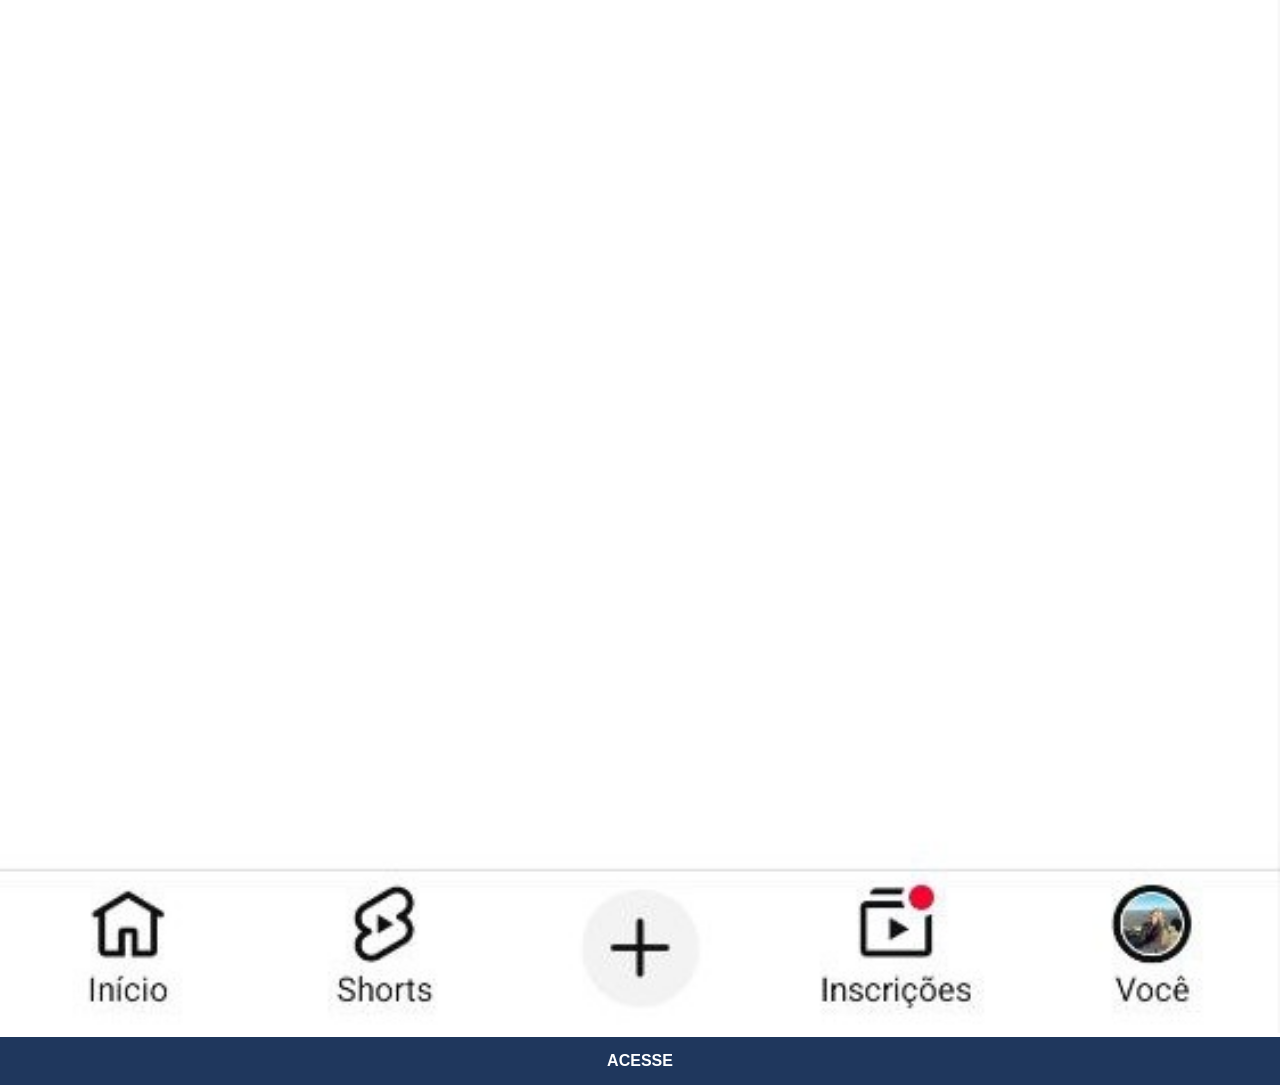
<file: youtube.html>
<!DOCTYPE html>
<html lang="pt-br">
<head>
    <meta charset="UTF-8">
    <meta name="viewport" content="width=device-width, initial-scale=1.0">
    <title>Tela-YouTube</title>
    <link rel="stylesheet" href="estilo/social.css">  
</head>
<body>
    <img src="imagens/tela-youtube1.jpg" alt="YouTube">
    <a href="https://www.youtube.com/@liz-penelope" target="_blank">ACESSE</a>    
</body>
</html>
</file>
<file: estilo/style.css>
@charset "UTF-8";

* {
    margin: 0px;
    padding: 0px;
    font-family: Arial, Helvetica, sans-serif;
}

html, body {
    height: 100vh;
    width: 100vw;
    background-color: black;
}

body {
    background: url('../imagens/fundo-madeira.jpg') no-repeat center;
    background-size: cover;
    background-attachment: fixed;    
}

main {
   position: relative;
    height: 95vh;   
}

section#telefone {
    position: absolute;
    top: 50%;
    left: 50%;
    transform: translate(-50%, -50%);

    height: 627px;
    width: 311px;
    background: url('../imagens/frame-iphone1.png') no-repeat;
}

iframe#tela {
    position: relative;
    top: 80px;
    left: 22px;
    width: 268px;
    height: 471px;   
}

section#redes-sociais {
    text-align: right;
}

section#redes-sociais img {
    width: 50px;
    margin: 10px;
    border-radius: 50%;
    box-shadow: 2px 2px 5px rgba(0, 0, 0, 0.400);
    box-sizing: border-box;
}
section#redes-sociais img:hover {
    border: 2px solid rgba(255, 255, 255, 0.637);
    transform: translate(-3px, -3px);
    box-shadow: 5px 5px 10px rgba(0, 0, 0, 0.623);
    transition: transform 0.5s, border 0.5s;
}
</file>
<file: estilo/social.css>
@charset "UTF-8";

* {
    margin: 0px;
    padding: 0px;
    font-family: Arial, Helvetica, sans-serif;
}

::-webkit-scrollbar {
    width: 0px;
    height: 0px;
}

img {
    width: 100vw;
}

a {
    display: block;
    background-color: #1F375D;
    color: white;
    padding: 15px;
    text-align: center;
    font-weight: bolder;
    text-decoration: none;
}

a:hover {
    background-color: #0C4C8A;
    text-decoration: underline;
}
</file>
